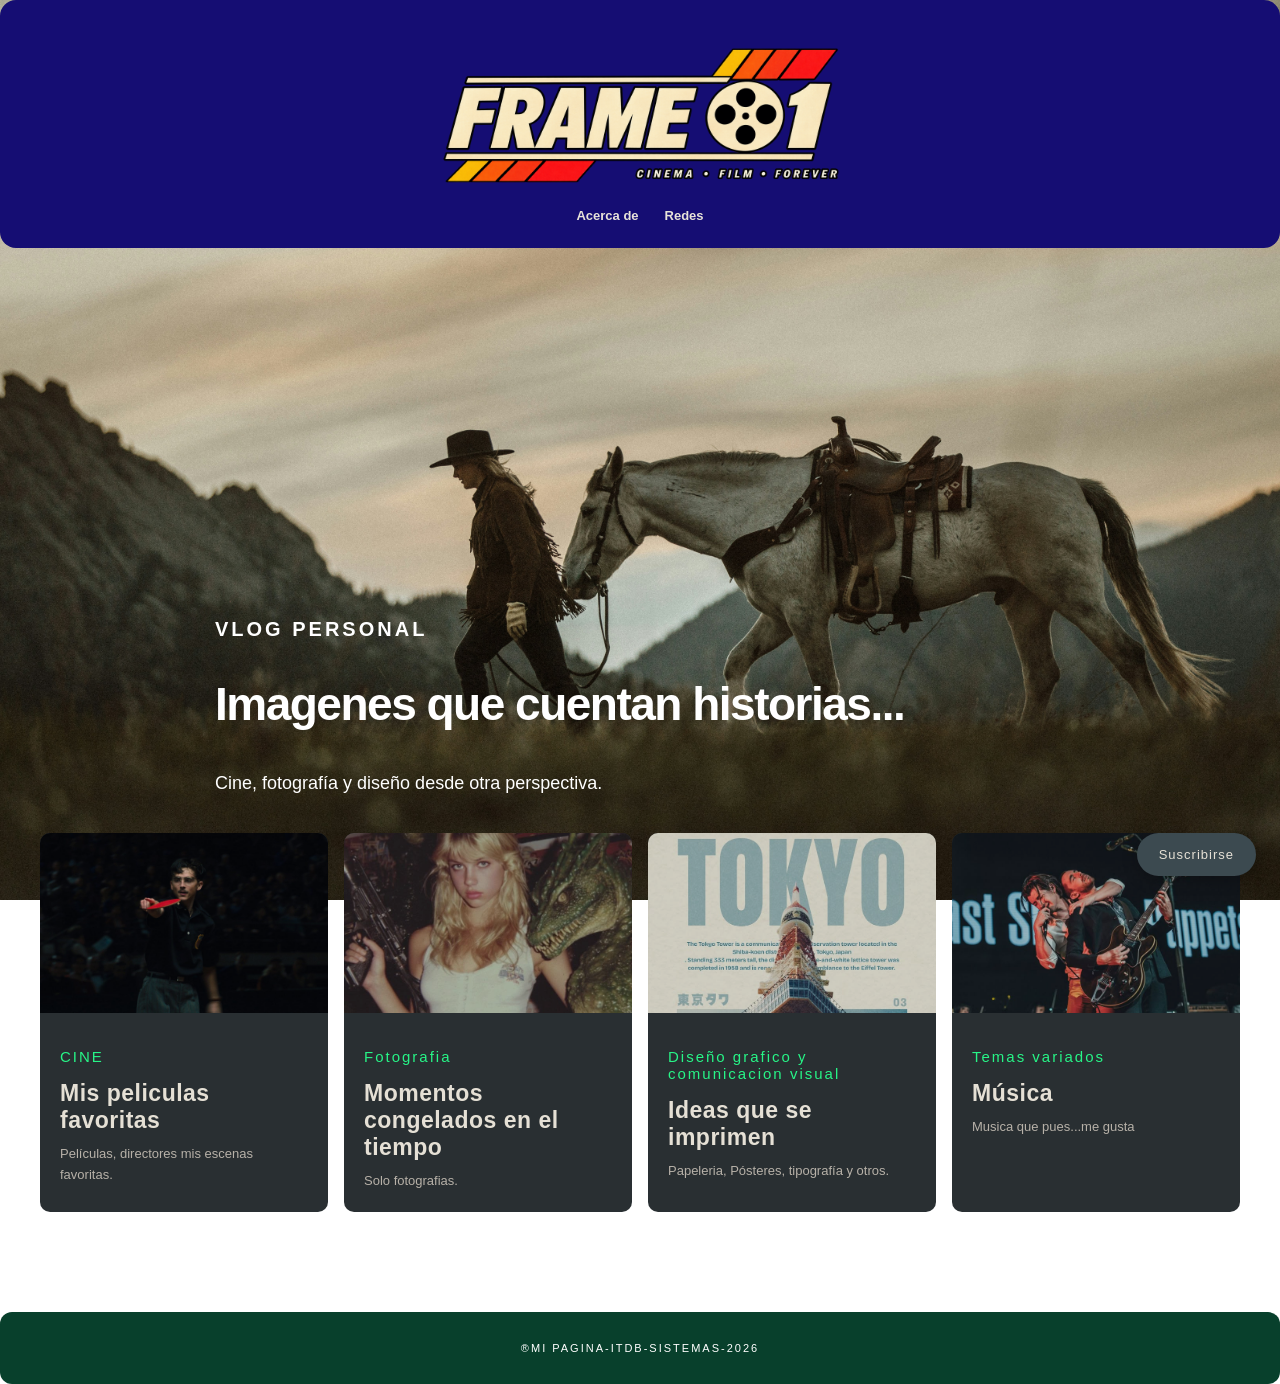
<file: index.html>
<html>
<head>
    <meta charset="UTF-8">
    <title>index</title>
    <link rel="stylesheet" href="estilos.css">
</head>
<body>

    <header class="barra">
       <h1 class="titulo">
    <img src="logo.png" alt="FRAME 01">
</h1>

        <nav class="navegacion">
            <a href="#" onclick="abrirAcerca(event)">Acerca de</a>
            <div id="ventanaAcerca" class="ventana-acerca">
    <div class="contenido-acerca">
        <h2>ACERCA DE ESTE ESPACIO</h2>

        <p>
            Este es mi pequeño espacio personal dedicado a compartir
            mis intereses, ideas y descubrimientos. Un lugar donde
            el cine, la música, la fotografía y el diseño se encuentran
            para dar forma a distintas formas de expresión.

            No pretende ser una revista ni un estudio profesional,
            sino una colección de cosas que me inspiran y proyectos
            que forman parte de mi camino creativo.
        </p>

        <button onclick="cerrarAcerca()">Cerrar</button>
    </div>
</div>

<script>
function abrirAcerca(event) {
    event.preventDefault();
    document.getElementById("ventanaAcerca").style.display = "flex";
}

function cerrarAcerca() {
    document.getElementById("ventanaAcerca").style.display = "none";
}
</script>
            <div class="desplegable">
                <a href="#">Redes</a>

                
<div class="opciones">
    <a href="https://boxd.it/6YzQh" target="_blank" rel="noopener noreferrer">Letterboxd</a>

    <a href="https://www.instagram.com/sftparanoia/" target="_blank" rel="noopener noreferrer">Instagram</a>

    <a href="https://wa.me/59175214067" target="_blank" rel="noopener noreferrer">WhatsApp</a>
</div>
    
            </div>
        </nav>
    </header>
<section class="video-cine" id="videoCine">
    <video autoplay muted loop playsinline>
        <source src="cinema.mp4" type="video/mp4">
    </video>
</section>
    <main>
        <section class="presentacion" id="acerca">
            <p class="etiqueta">VLOG PERSONAL</p>
            <h2>Imagenes que cuentan historias...</h2>
            <p class="descripcion">
                Cine, fotografía y diseño desde otra perspectiva.
            </p>
        </section>

        <section class="galeria" id="galeria">
            <a href="cine.html" class="card card-principal">
                <img class="marty" src="marty.jpg" alt="Cine">
                <div class="card-texto">
                    <p>CINE</p>
                    <h3>Mis peliculas favoritas</h3>
                    <span>Películas, directores mis escenas favoritas.</span>
                </div>
            </a>
<a href="carrusel.html" target="_blank" class="card">
    <img class="Shai" src="Shai.jpg" alt="Fotografía">
    <div class="card-texto">
        <p>Fotografia</p>
        <h3>Momentos congelados en el tiempo</h3>
        <span>Solo fotografias.</span>
    </div>
</a> 
            <a href="diseno.html" class="card">  
                <img class="Toky" src="Instagram.jpg" alt="Diseño">
                <div class="card-texto">
                    <p>Diseño grafico  y comunicacion visual</p>
                    <h3>Ideas que se imprimen</h3>
                    <span>Papeleria, Pósteres, tipografía y otros.</span>
                </div>
            </a>
            <a href="musica.html" class="card">
    <img class="Tp" src="descarga.jpg" alt="Musica que realmente aprecio">
    <div class="card-texto">
         <p>Temas variados</p>
         <h3>Música</h3>
        <span>Musica que pues...me gusta</span>
    </div>
</a>

        </section>
    </main>

    <footer>
        ®MI PAGINA-ITDB-SISTEMAS-2026
    </footer>

    <!-- Botón flotante que ahora redirige a la nueva página -->
    <a href="formulario.html" class="boton-suscribir">
        Suscribirse 
    </a>


<script>
// --- CÓDIGO NUEVO PARA EL CARRUSEL ---
let indiceActual = 0;
let intervaloCarrusel;

function mostrarGaleria() {
    // Muestra la galería quitando la clase oculto
    document.getElementById("mi-galeria").classList.remove("oculto");
    
    // Evita que se dupliquen los tiempos si hacen muchos clicks
    clearInterval(intervaloCarrusel); 
    
    // Cambia la imagen automáticamente cada 3000ms (3 segundos)
    intervaloCarrusel = setInterval(cambiarImagen, 3000);
}

function cambiarImagen() {
    const fotos = document.querySelectorAll(".foto-carrusel");
    fotos[indiceActual].classList.remove("activa");
    indiceActual = (indiceActual + 1) % fotos.length;
    fotos[indiceActual].classList.add("activa");
}


// --- CÓDIGO DEL VIDEO ---
window.addEventListener("scroll", function() {
    const video = document.getElementById("videoCine");
    const inicio = 50;
    const final = 450;

    let progreso = (window.scrollY - inicio) / (final - inicio);
    progreso = Math.max(0, Math.min(1, progreso));

    video.style.opacity = 1 - progreso;
});
</script>
</body>
</html>
</file>
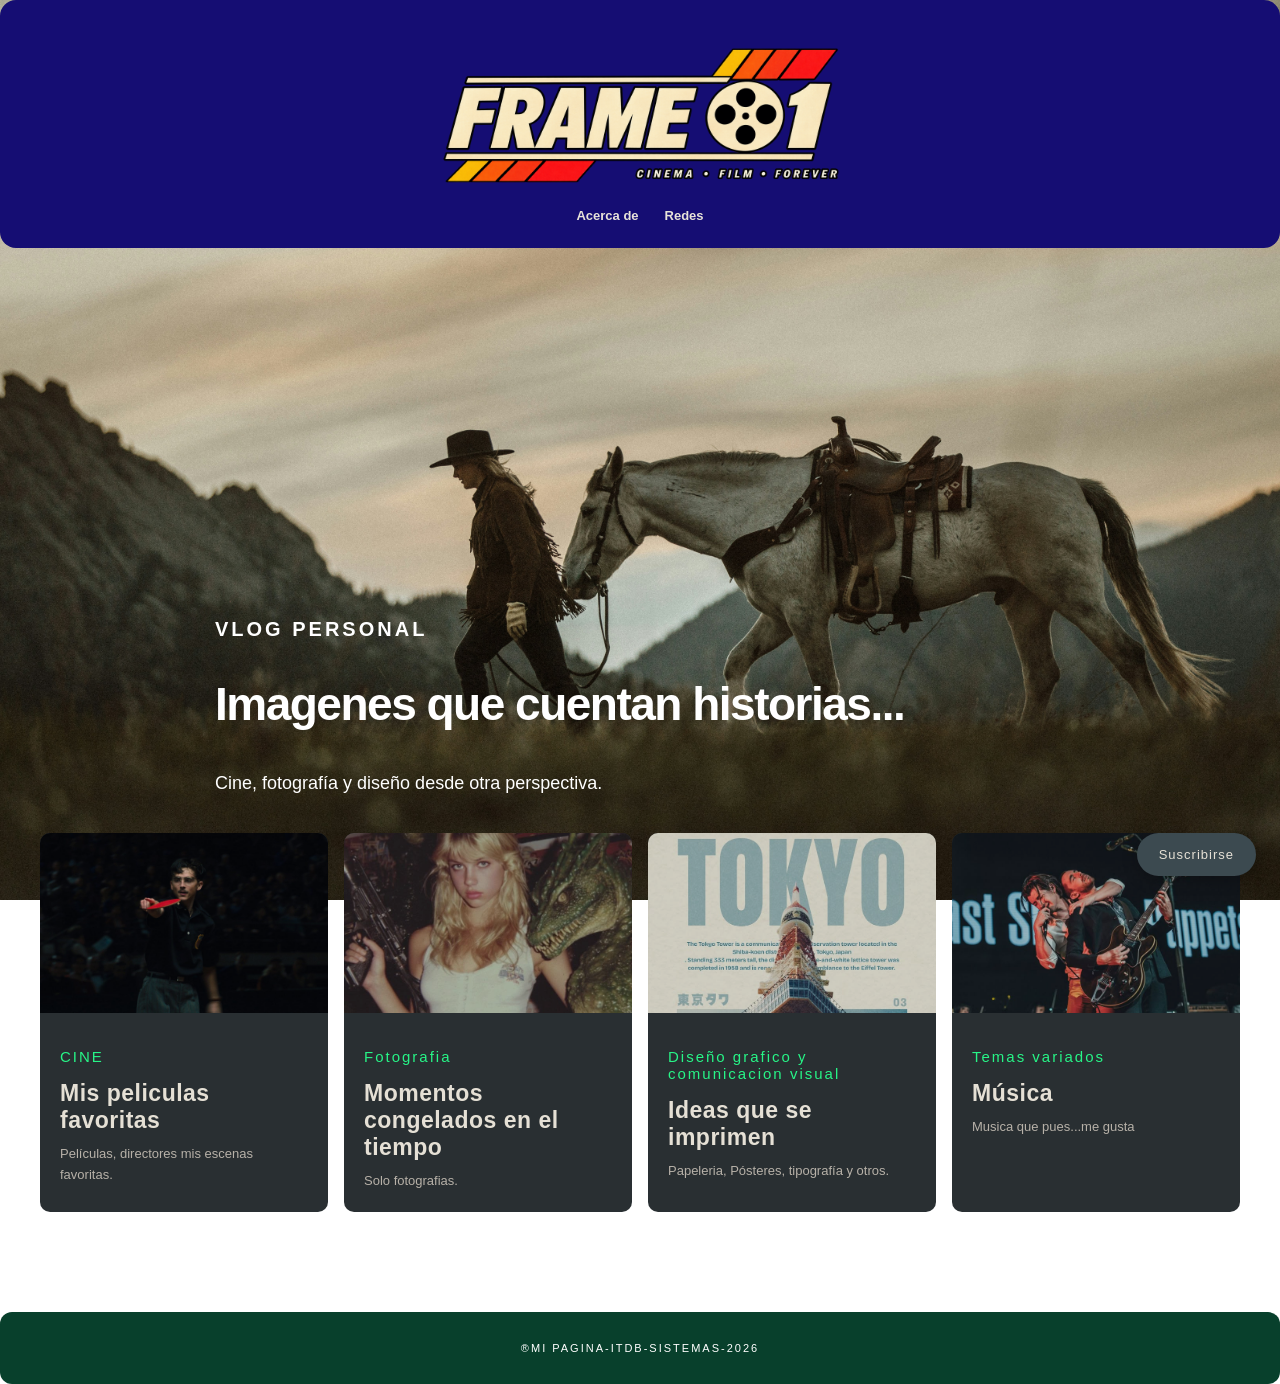
<file: FRAME-01/index.html>
<html>
<head>
    <meta charset="UTF-8">
    <title>FRAME 01</title>
    <link rel="stylesheet" href="estilos.css">
</head>
<body>

    <header class="barra">
       <h1 class="titulo">
    <img src="logo.png" alt="FRAME 01">
</h1>

        <nav class="navegacion">
            <a href="#" onclick="abrirAcerca(event)">Acerca de</a>
            <div id="ventanaAcerca" class="ventana-acerca">
    <div class="contenido-acerca">
        <h2>ACERCA DE ESTE ESPACIO</h2>

        <p>
            Este es mi pequeño espacio personal dedicado a compartir
            mis intereses, ideas y descubrimientos. Un lugar donde
            el cine, la música, la fotografía y el diseño se encuentran
            para dar forma a distintas formas de expresión.

            No pretende ser una revista ni un estudio profesional,
            sino una colección de cosas que me inspiran y proyectos
            que forman parte de mi camino creativo.
        </p>

        <button onclick="cerrarAcerca()">Cerrar</button>
    </div>
</div>

<script>
function abrirAcerca(event) {
    event.preventDefault();
    document.getElementById("ventanaAcerca").style.display = "flex";
}

function cerrarAcerca() {
    document.getElementById("ventanaAcerca").style.display = "none";
}
</script>
            <div class="desplegable">
                <a href="#">Redes</a>

                
<div class="opciones">
    <a href="https://boxd.it/6YzQh" target="_blank" rel="noopener noreferrer">Letterboxd</a>

    <a href="https://www.instagram.com/sftparanoia/" target="_blank" rel="noopener noreferrer">Instagram</a>

    <a href="https://wa.me/59175214067" target="_blank" rel="noopener noreferrer">WhatsApp</a>
</div>
    
            </div>
        </nav>
    </header>
<section class="video-cine" id="videoCine">
    <video autoplay muted loop playsinline>
        <source src="cinema.mp4" type="video/mp4">
    </video>
</section>
    <main>
        <section class="presentacion" id="acerca">
            <p class="etiqueta">VLOG PERSONAL</p>
            <h2>Imagenes que cuentan historias...</h2>
            <p class="descripcion">
                Cine, fotografía y diseño desde otra perspectiva.
            </p>
        </section>

        <section class="galeria" id="galeria">
            <a href="cine.html" class="card card-principal">
                <img class="marty" src="marty.jpg" alt="Cine">
                <div class="card-texto">
                    <p>CINE</p>
                    <h3>Mis peliculas favoritas</h3>
                    <span>Películas, directores mis escenas favoritas.</span>
                </div>
            </a>
<a href="carrusel.html" target="_blank" class="card">
    <img class="Shai" src="Shai.jpg" alt="Fotografía">
    <div class="card-texto">
        <p>Fotografia</p>
        <h3>Momentos congelados en el tiempo</h3>
        <span>Solo fotografias.</span>
    </div>
</a> 
            <a href="diseno.html" class="card">  
                <img class="Toky" src="Instagram.jpg" alt="Diseño">
                <div class="card-texto">
                    <p>Diseño grafico  y comunicacion visual</p>
                    <h3>Ideas que se imprimen</h3>
                    <span>Papeleria, Pósteres, tipografía y otros.</span>
                </div>
            </a>
            <a href="musica.html" class="card">
    <img class="Tp" src="descarga.jpg" alt="Musica que realmente aprecio">
    <div class="card-texto">
         <p>Temas variados</p>
         <h3>Música</h3>
        <span>Musica que pues...me gusta</span>
    </div>
</a>

        </section>
    </main>

    <footer>
        ®MI PAGINA-ITDB-SISTEMAS-2026
    </footer>

    <!-- Botón flotante que ahora redirige a la nueva página -->
    <a href="formulario.html" class="boton-suscribir">
        Suscribirse 
    </a>


<script>
// --- CÓDIGO NUEVO PARA EL CARRUSEL ---
let indiceActual = 0;
let intervaloCarrusel;

function mostrarGaleria() {
    // Muestra la galería quitando la clase oculto
    document.getElementById("mi-galeria").classList.remove("oculto");
    
    // Evita que se dupliquen los tiempos si hacen muchos clicks
    clearInterval(intervaloCarrusel); 
    
    // Cambia la imagen automáticamente cada 3000ms (3 segundos)
    intervaloCarrusel = setInterval(cambiarImagen, 3000);
}

function cambiarImagen() {
    const fotos = document.querySelectorAll(".foto-carrusel");
    fotos[indiceActual].classList.remove("activa");
    indiceActual = (indiceActual + 1) % fotos.length;
    fotos[indiceActual].classList.add("activa");
}


// --- CÓDIGO DEL VIDEO ---
window.addEventListener("scroll", function() {
    const video = document.getElementById("videoCine");
    const inicio = 50;
    const final = 450;

    let progreso = (window.scrollY - inicio) / (final - inicio);
    progreso = Math.max(0, Math.min(1, progreso));

    video.style.opacity = 1 - progreso;
});
</script>
</body>
</html>
</file>
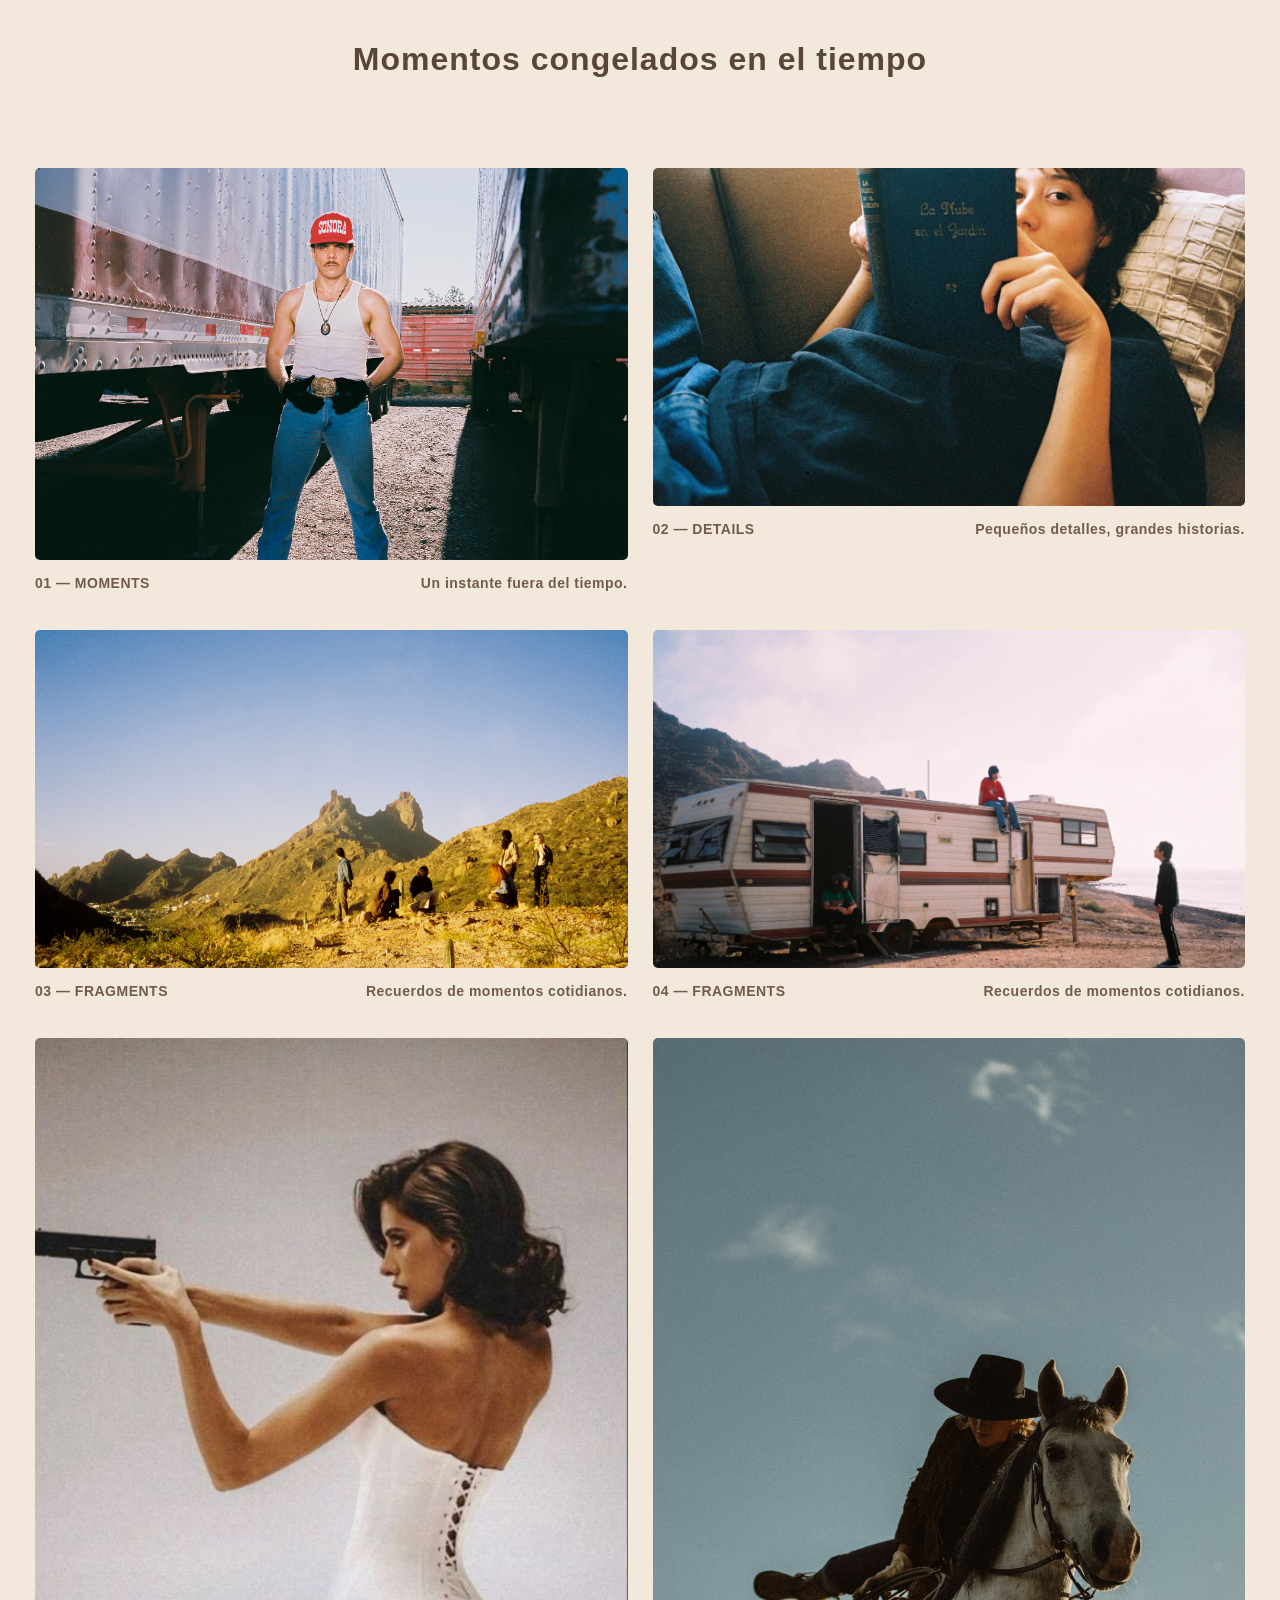
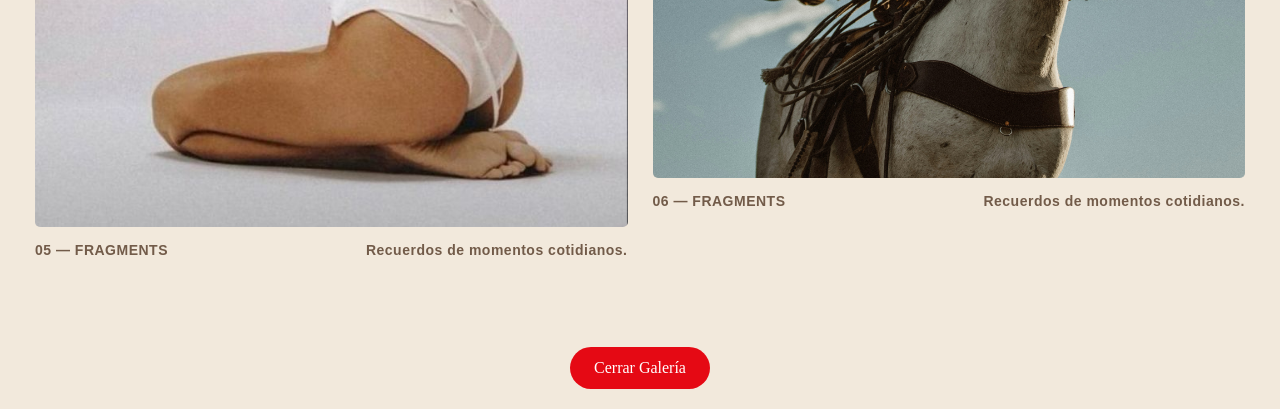
<file: carrusel.html>
<html>
<head>
   <title>Galería de Fotografía</title>
    <link rel="stylesheet" href="estilos.css">
</head>
<body class="cuerpo-galeria">

    <h1 class="14">Momentos congelados en el tiempo</h1>
    
    <div class="galeria-fotos">

    <div class="foto-item">
        <img src="gb.jpg" alt="Fotografía 1">
        <div class="pie-foto">
            <span>01 — MOMENTS</span>
            <span>Un instante fuera del tiempo.</span>
        </div>
    </div>

    <div class="foto-item">
        <img src="vm.jpg" alt="Fotografía 2">
        <div class="pie-foto">
            <span>02 — DETAILS</span>
            <span>Pequeños detalles, grandes historias.</span>
        </div>
    </div>

    <div class="foto-item">
        <img src="vu.jpg" alt="Fotografía 3">
        <div class="pie-foto">
            <span>03 — FRAGMENTS</span>
            <span>Recuerdos de momentos cotidianos.</span>
        </div>
    </div>
     <div class="foto-item">
        <img src="ni.jpg" alt="Fotografía 4">
        <div class="pie-foto">
            <span>04 — FRAGMENTS</span>
            <span>Recuerdos de momentos cotidianos.</span>
        </div>
    </div>
    <div class="foto-item">
        <img src="bombshell.jpg" alt="Fotografía 4">
        <div class="pie-foto">
            <span>05 — FRAGMENTS</span>
            <span>Recuerdos de momentos cotidianos.</span>
        </div>
    </div>
    <div class="foto-item">
        <img src="tb.jpg" alt="Fotografía 4">
        <div class="pie-foto">
            <span>06 — FRAGMENTS</span>
            <span>Recuerdos de momentos cotidianos.</span>
        </div>
    </div>
</div>
    <!-- Botón para cerrar la pestaña -->
    <button class="boton-cerrar" onclick="window.close()">Cerrar Galería</button>
</body>
</html>
</file>
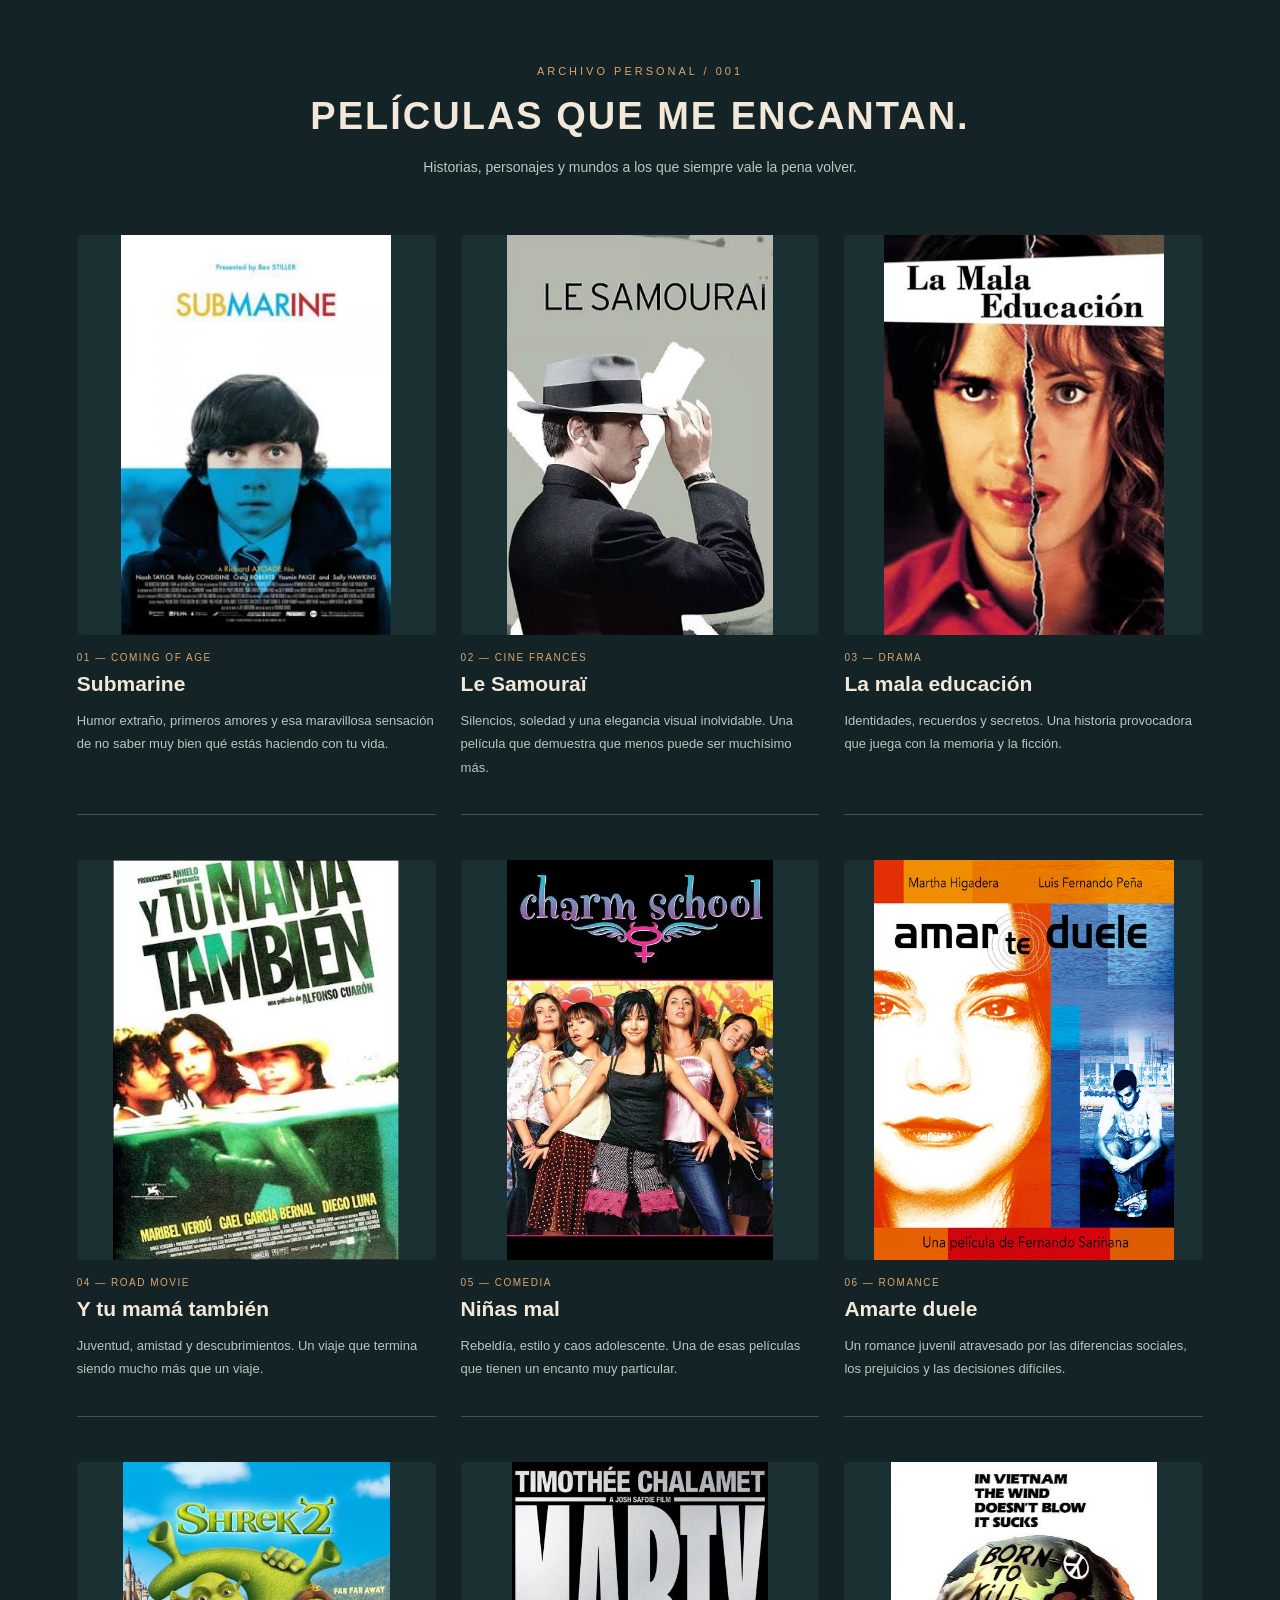
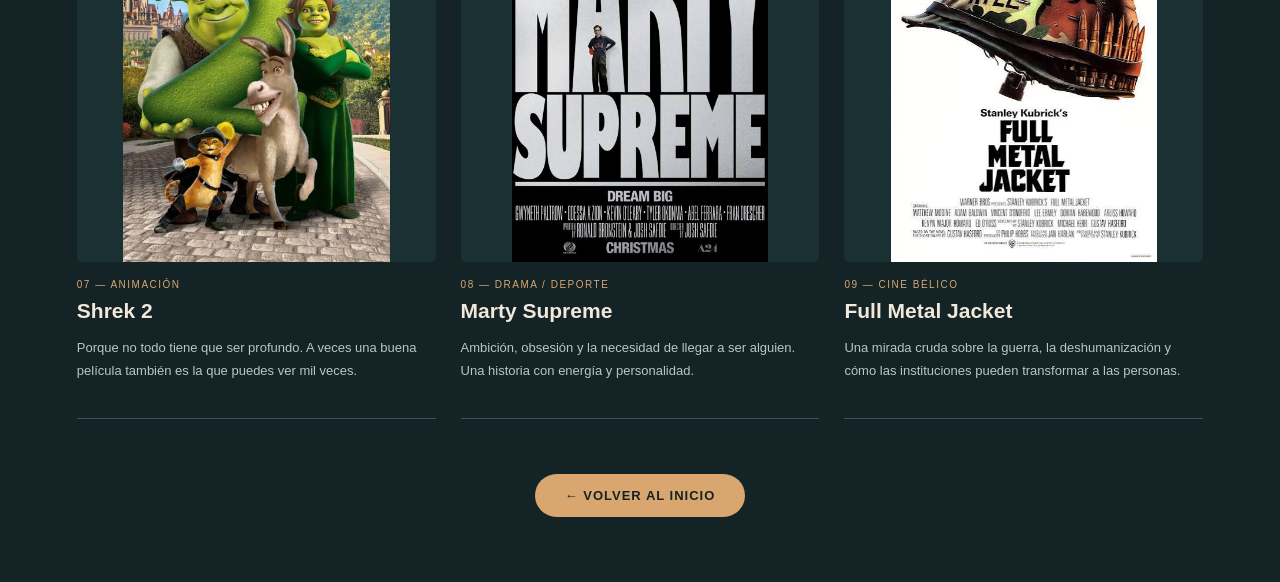
<file: cine.html>
<html>
<head>
    <meta charset="UTF-8">
    <title>Cine — FRAME 01</title>
    <link rel="stylesheet" href="estilos.css">
</head>

<body class="pagina-cine">

    <header class="cabecera-cine">
        <span>ARCHIVO PERSONAL / 001</span>
        <h1>PELÍCULAS QUE ME ENCANTAN.</h1>
        <p>Historias, personajes y mundos a los que siempre vale la pena volver.</p>
    </header>

    <main class="coleccion-cine">

        <!-- 01 SUBMARINE -->
        <div class="pelicula">
            <img src="sub.jpg" alt="Submarine">
            <span>01 — COMING OF AGE</span>
            <h2>Submarine</h2>
            <p>Humor extraño, primeros amores y esa maravillosa sensación de no saber muy bien qué estás haciendo con tu vida.</p>
        </div>

        <!-- 02 LE SAMOURAI -->
        <div class="pelicula">
            <img src="samo.jpg" alt="Le Samouraï">
            <span>02 — CINE FRANCÉS</span>
            <h2>Le Samouraï</h2>
            <p>Silencios, soledad y una elegancia visual inolvidable. Una película que demuestra que menos puede ser muchísimo más.</p>
        </div>

        <!-- 03 LA MALA EDUCACION -->
        <div class="pelicula">
            <img src="lme.jpg" alt="La mala educación">
            <span>03 — DRAMA</span>
            <h2>La mala educación</h2>
            <p>Identidades, recuerdos y secretos. Una historia provocadora que juega con la memoria y la ficción.</p>
        </div>

        <!-- 04 Y TU MAMA TAMBIEN -->
        <div class="pelicula">
            <img src="ytm.jpg" alt="Y tu mamá también">
            <span>04 — ROAD MOVIE</span>
            <h2>Y tu mamá también</h2>
            <p>Juventud, amistad y descubrimientos. Un viaje que termina siendo mucho más que un viaje.</p>
        </div>

        <!-- 05 NINAS MAL -->
        <div class="pelicula">
            <img src="nm.jpg" alt="Niñas mal">
            <span>05 — COMEDIA</span>
            <h2>Niñas mal</h2>
            <p>Rebeldía, estilo y caos adolescente. Una de esas películas que tienen un encanto muy particular.</p>
        </div>

        <!-- 06 AMARTE DUELE -->
        <div class="pelicula">
            <img src="atd.jpg" alt="Amarte duele">
            <span>06 — ROMANCE</span>
            <h2>Amarte duele</h2>
            <p>Un romance juvenil atravesado por las diferencias sociales, los prejuicios y las decisiones difíciles.</p>
        </div>

        <!-- 07 SHREK 2 -->
        <div class="pelicula">
            <img src="sh2.jpg" alt="Shrek 2">
            <span>07 — ANIMACIÓN</span>
            <h2>Shrek 2</h2>
            <p>Porque no todo tiene que ser profundo. A veces una buena película también es la que puedes ver mil veces.</p>
        </div>

        <!-- 08 MARTY SUPREME -->
        <div class="pelicula">
            <img src="ms.jpg" alt="Marty Supreme">
            <span>08 — DRAMA / DEPORTE</span>
            <h2>Marty Supreme</h2>
            <p>Ambición, obsesión y la necesidad de llegar a ser alguien. Una historia con energía y personalidad.</p>
        </div>

        <!-- 09 FULL METAL JACKET -->
        <div class="pelicula">
            <img src="fmj.jpg" alt="Full Metal Jacket">
            <span>09 — CINE BÉLICO</span>
            <h2>Full Metal Jacket</h2>
            <p>Una mirada cruda sobre la guerra, la deshumanización y cómo las instituciones pueden transformar a las personas.</p>
        </div>

    </main>

    <a href="index.html" class="volver-cine">← VOLVER AL INICIO</a>

</body>
</html>
</file>
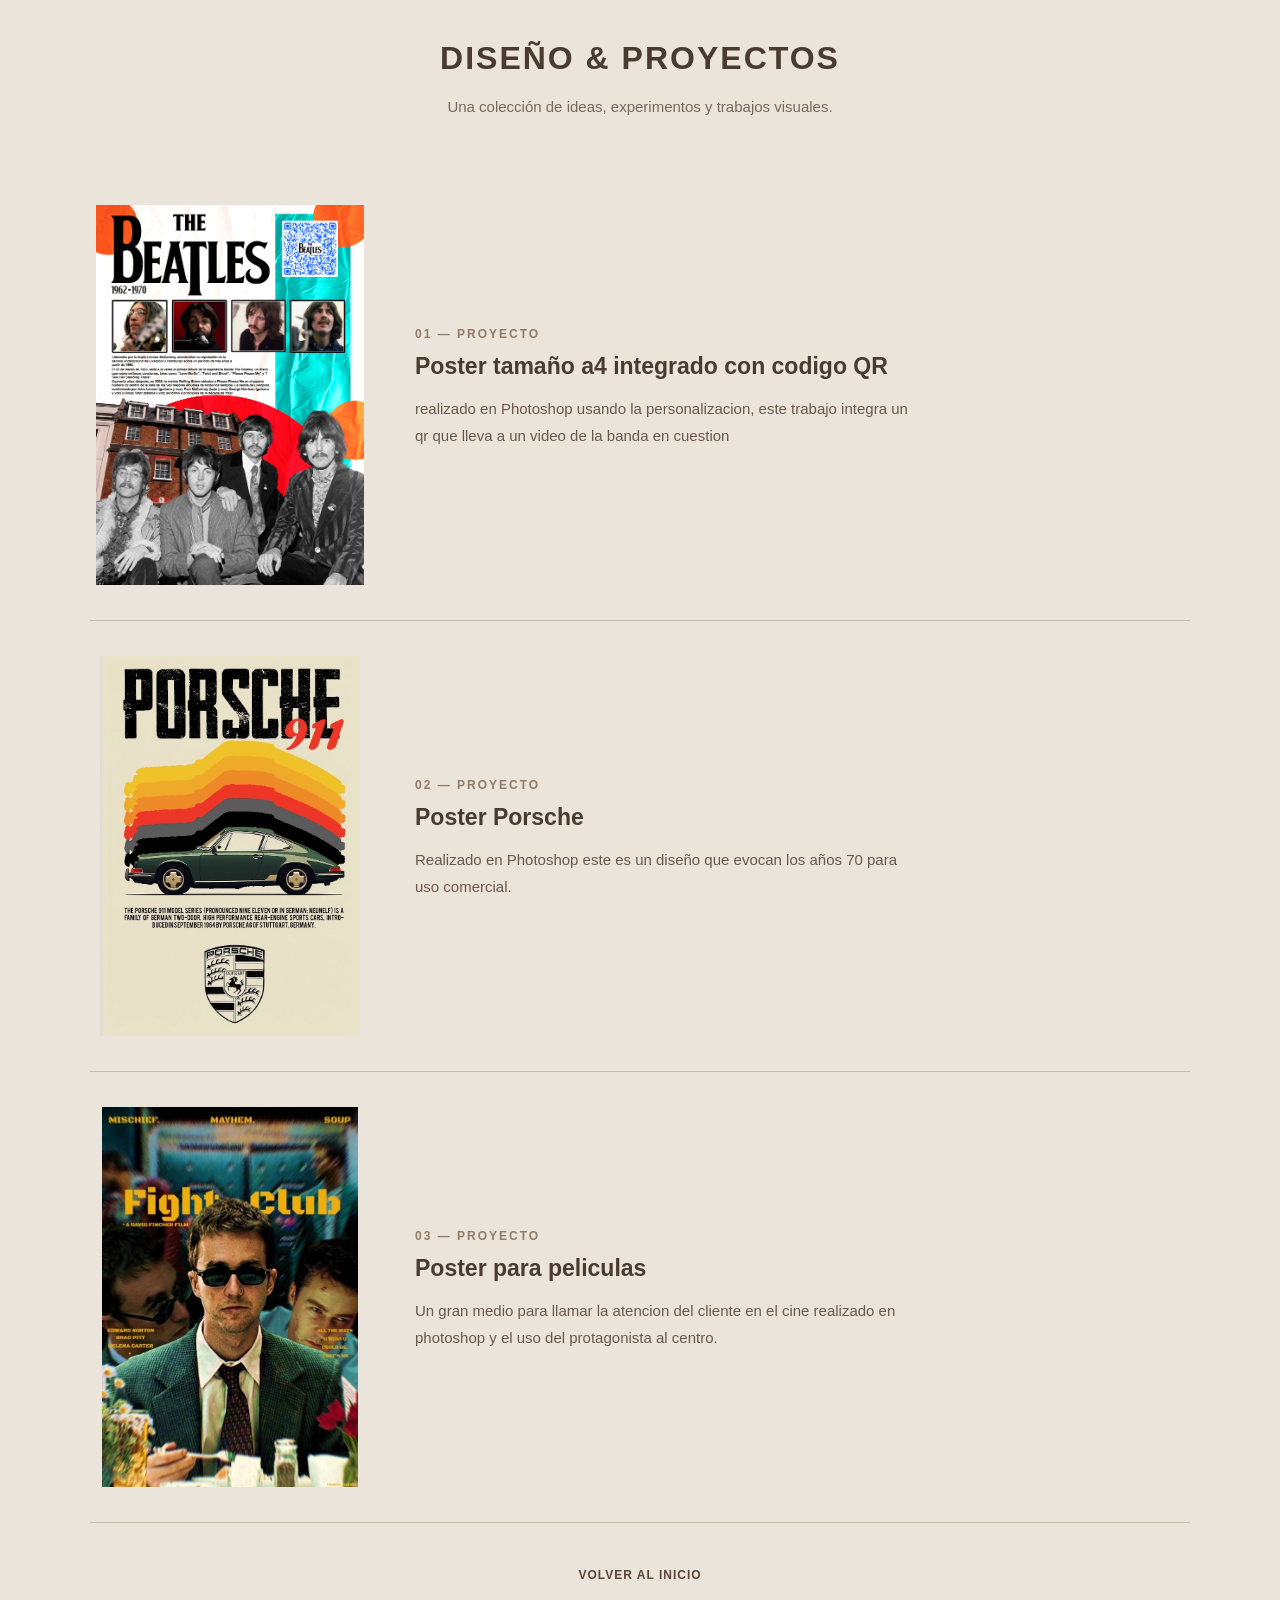
<file: diseno.html>
<html>
<head>
    <meta charset="UTF-8">
    <title>Diseño — FRAME 01</title>
    <link rel="stylesheet" href="estilos.css">
</head>

<body class="pagina-diseno">

    <h1>DISEÑO & PROYECTOS</h1>
    <p class="intro-diseno">
        Una colección de ideas, experimentos y trabajos visuales.
    </p>

    <div class="lista-proyectos">

        <div class="proyecto">
            <img src="Beatle.jpg" alt="Primer proyecto">
            <div class="descripcion-proyecto">
                <span>01 — PROYECTO</span>
                <h2>Poster tamaño a4 integrado con codigo QR</h2>
                <p>
                 realizado en Photoshop usando la personalizacion, este trabajo integra un qr que lleva a un video de la banda en cuestion 
                </p>
            </div>
        </div>

        <div class="proyecto">
            <img src="pch.jpg" alt="Segundo proyecto">
            <div class="descripcion-proyecto">
                <span>02 — PROYECTO</span>
                <h2>Poster Porsche</h2>
                <p>
                   Realizado en Photoshop este es un diseño que evocan los años 70 para uso comercial.
                </p>
            </div>
        </div>

        <div class="proyecto">
            <img src="fc.jpg" alt="Tercer proyecto">
            <div class="descripcion-proyecto">
                <span>03 — PROYECTO</span>
                <h2>Poster para peliculas</h2>
                <p>
                   Un gran medio para llamar la atencion del cliente en el cine realizado en photoshop y el uso del protagonista al centro.
                </p>
            </div>
        </div>

    </div>

    <a class="volver-diseno" href="MIPAGINA.html">
        VOLVER AL INICIO
    </a>

</body>
</html>
</file>
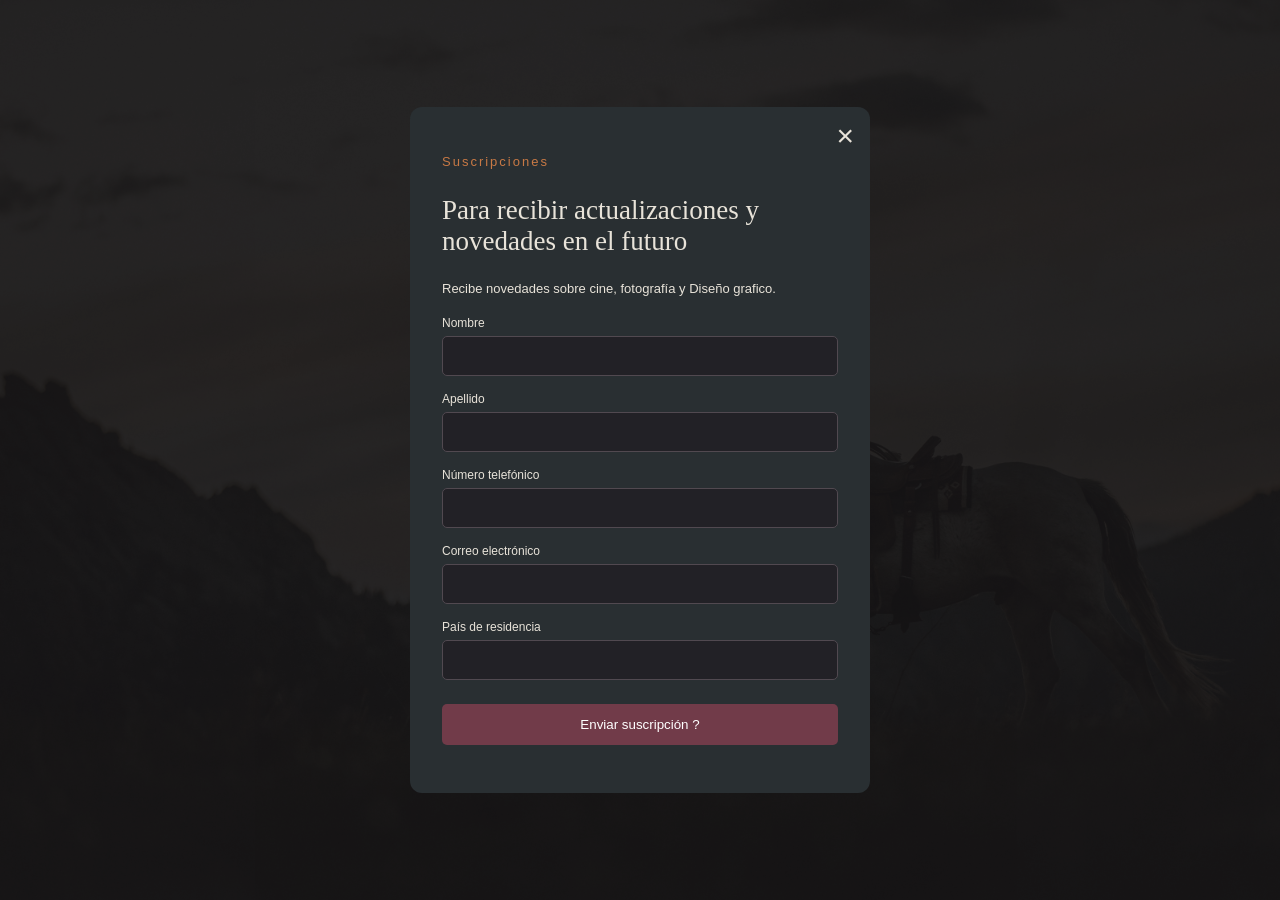
<file: formulario.html>
<html>
<head>
    <meta charset="UTF-8">
    <title>suscripcion</title>
    <link rel="stylesheet" href="estilos.css">
</head>
<body class="cuerpo-suscripcion">

    <section id="suscripcion" class="modal-suscripcion">
        <div class="formulario-contenido" id="formulario-contenido">
            <!-- Botón para regresar al inicio -->
            <a href="MIPAGINA.html" class="cerrar-formulario">×</a>

            <p class="etiqueta-formulario">Suscripciones</p>
            <h2>Para recibir actualizaciones y novedades en el futuro</h2>
            <p>Recibe novedades sobre cine, fotografía y Diseño grafico.</p>

            <form onsubmit="enviarFormulario(event)">
                <label for="nombre">Nombre</label>
                <input id="nombre" type="text">

                <label for="apellido">Apellido</label>
                <input id="apellido" type="text">

                <label for="telefono">Número telefónico</label>
                <input id="telefono" type="tel">

                <label for="correo">Correo electrónico</label>
                <input id="correo" type="email">

                <label for="pais">País de residencia</label>
                <input id="pais" type="text">

                <button type="submit" class="enviar-formulario">
                    Enviar suscripción ?
                </button>
            </form>
        </div>

        <div id="pantalla-azul" class="pantalla-azul oculto">
            <p>:(</p>
            <h2>ERROR 505</h2>
            <p>No se pudo completar la solicitud.</p>
            <p>Faltan datos. Comprueba todos los campos e inténtalo de nuevo.</p>
            <button onclick="volverFormulario()">VOLVER AL FORMULARIO</button>
        </div>
    </section>

    <script>
    function enviarFormulario(event) {
        event.preventDefault();

        const campos = ["nombre", "apellido", "telefono", "correo", "pais"];

        const vacio = campos.some(function(id) {
            return document.getElementById(id).value.trim() === "";
        });

        if (vacio) {
            document.getElementById("formulario-contenido").classList.add("oculto");
            document.getElementById("pantalla-azul").classList.remove("oculto");
        } else {
            alert("¡Suscripción enviada con éxito!");
            event.target.reset();
            window.location.href = "index.html"; 
        }
    }

    function volverFormulario() {
        document.getElementById("pantalla-azul").classList.add("oculto");
        document.getElementById("formulario-contenido").classList.remove("oculto");
    }
    </script>
</body>
</html>
</file>
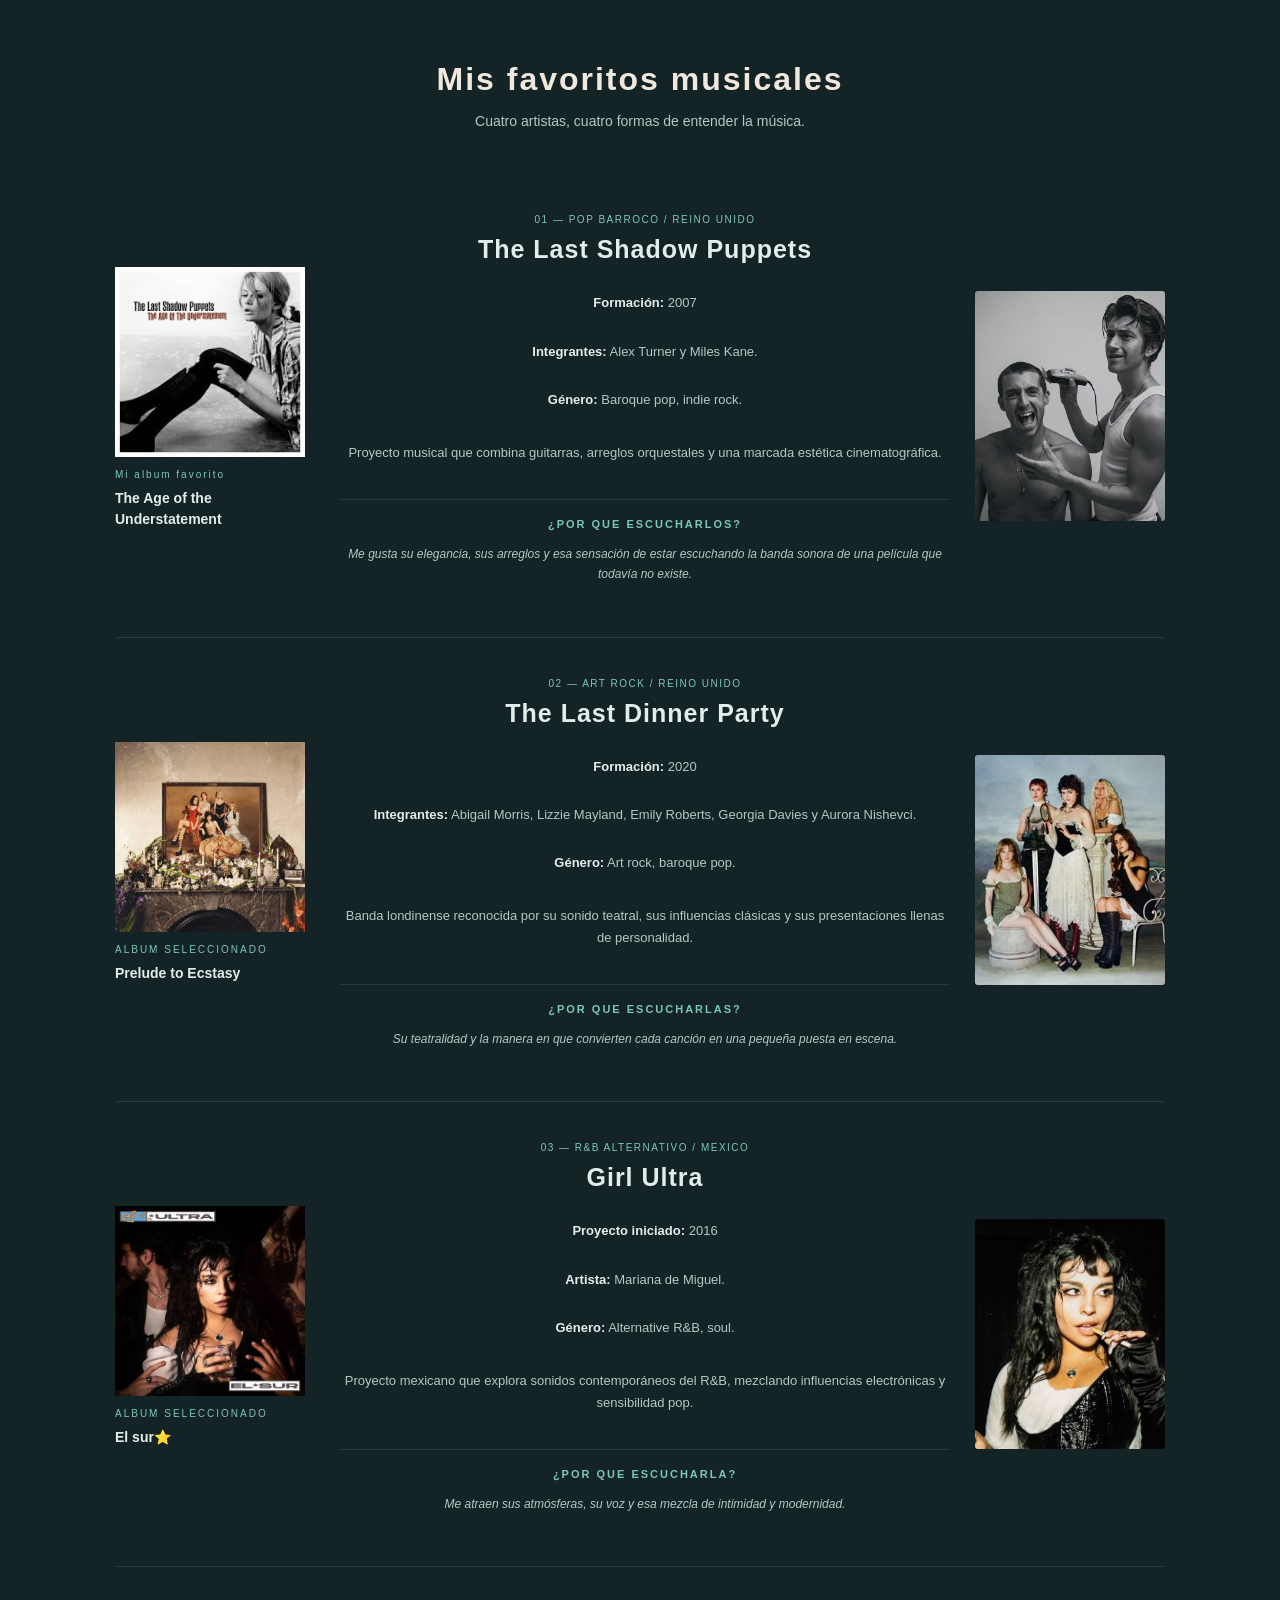
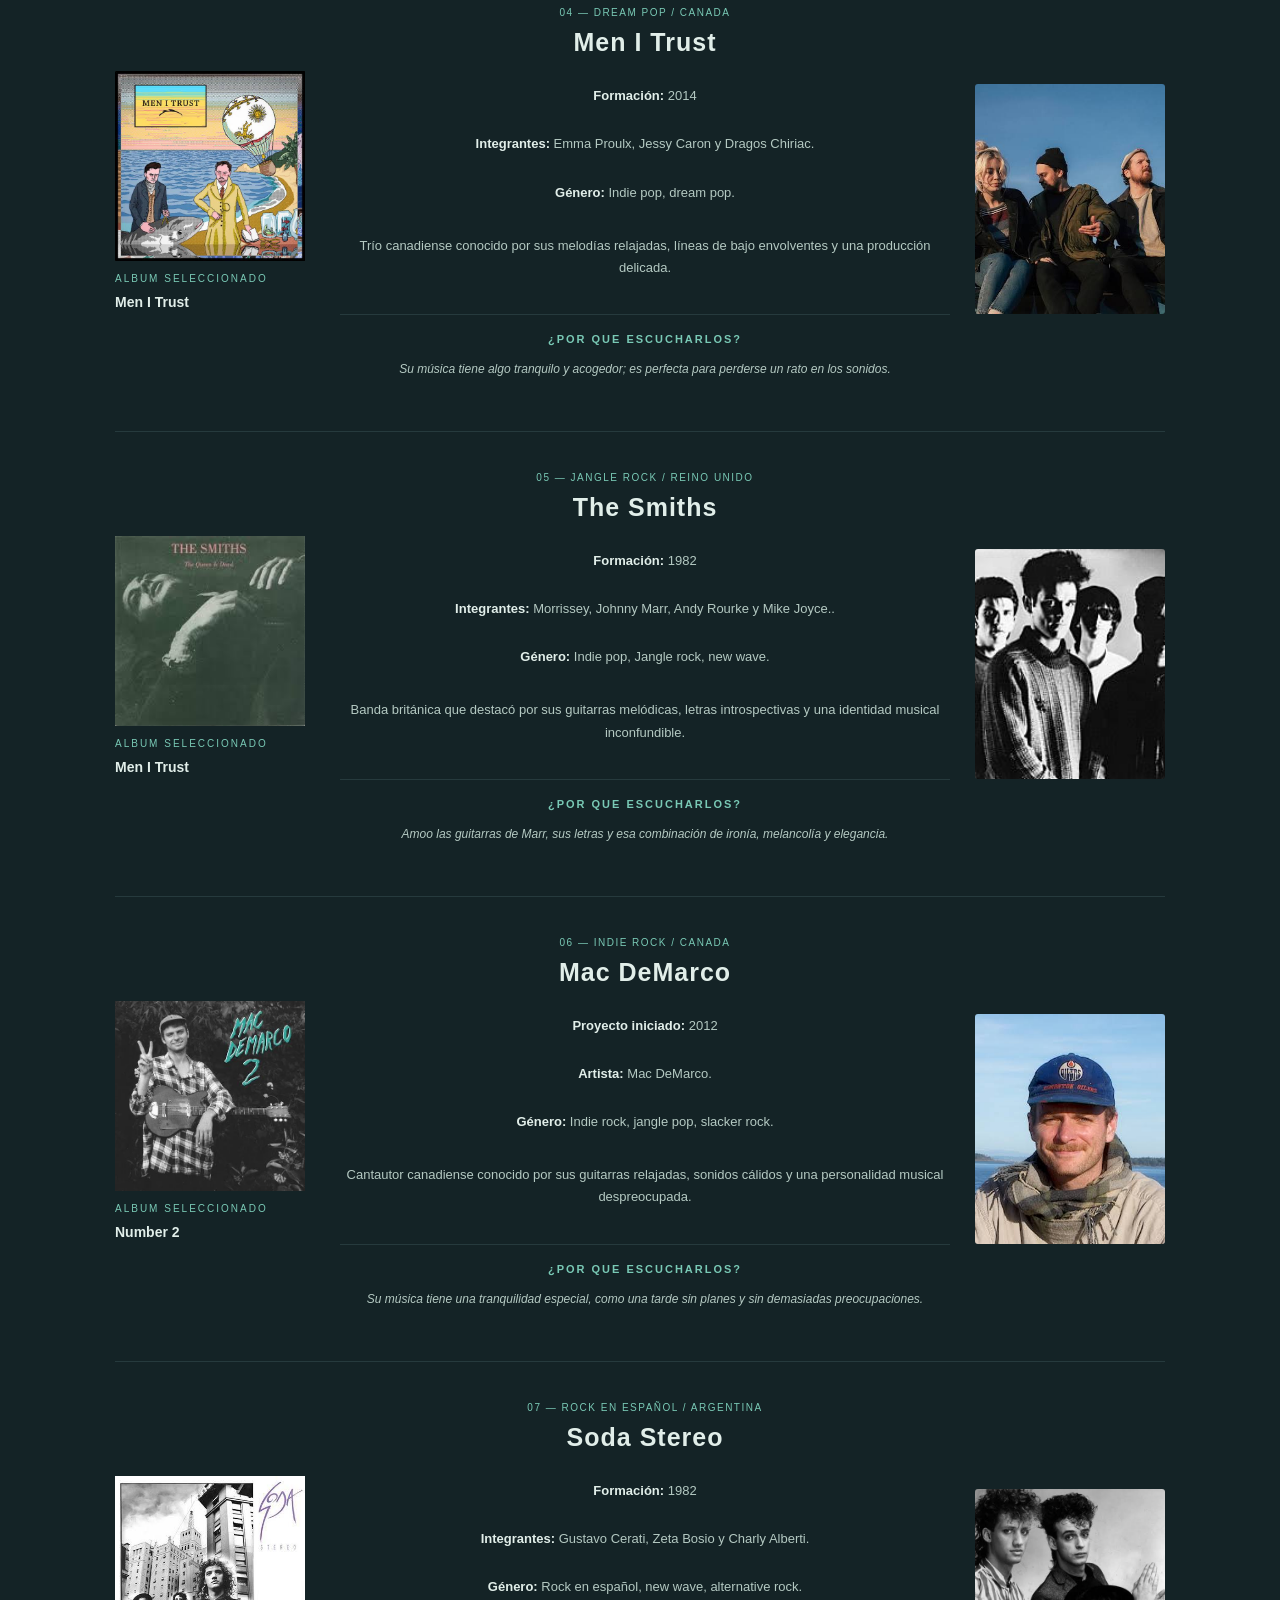
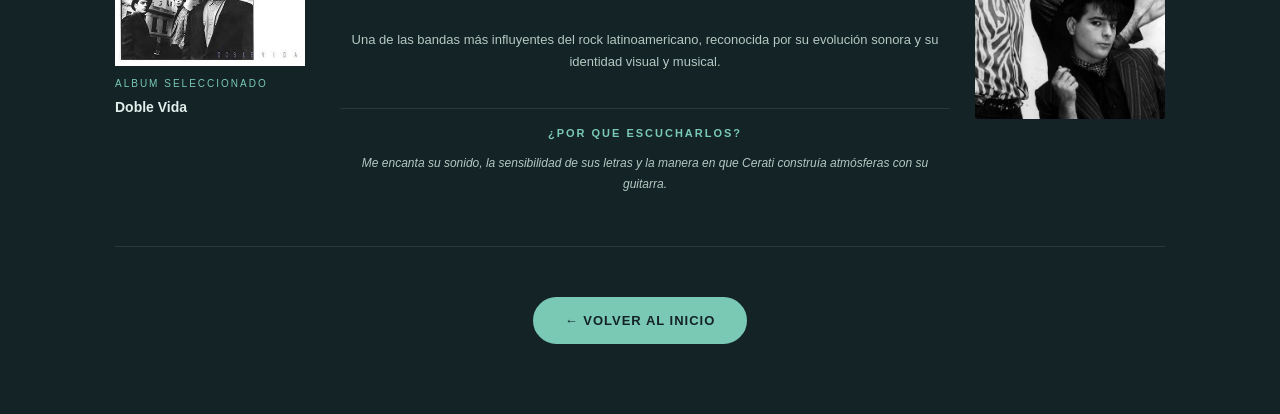
<file: musica.html>
<!DOCTYPE html>
<html>
<head>
    <meta charset="UTF-8">
    <title>Música — FRAME 01</title>
    <link rel="stylesheet" href="estilos.css">
</head>

<body class="pagina-musica">

    <h1>Mis favoritos musicales</h1>

    <p class="intro-musica">
        Cuatro artistas, cuatro formas de entender la música.
    </p>

   
<div class="lista-musical">

    <!-- 01 - THE LAST SHADOW PUPPETS -->
    <div class="ficha-musical">

        <div class="disco-musical">
            <img src="taotu.jpg" alt="The Age of the Understatement">
            <span>Mi album favorito</span>
            <h3>The Age of the Understatement</h3>
        </div>

        <div class="info-musical">

            <div class="datos-artista">
                <span>01 — POP BARROCO / REINO UNIDO</span>
                <h2>The Last Shadow Puppets</h2>

                <p><strong>Formación:</strong> 2007</p>
                <p><strong>Integrantes:</strong> Alex Turner y Miles Kane.</p>
                <p><strong>Género:</strong> Baroque pop, indie rock.</p>

                <p class="historia-artista">
                    Proyecto musical que combina guitarras,
                    arreglos orquestales y una marcada estética
                    cinematográfica.
                </p>

                <div class="why-listen">
                    <span>¿POR QUE ESCUCHARLOS?</span>
                    <p>
                        Me gusta su elegancia, sus arreglos y esa
                        sensación de estar escuchando la banda sonora
                        de una película que todavía no existe.
                    </p>
                </div>
            </div>

            <img class="foto-artista" src="am.jpg"
                 alt="The Last Shadow Puppets">

        </div>
    </div>


    <!-- 02 - THE LAST DINNER PARTY -->
    <div class="ficha-musical">

        <div class="disco-musical">
            <img src="pte.jpg" alt="Prelude to Ecstasy">
            <span>ALBUM SELECCIONADO</span>
            <h3>Prelude to Ecstasy</h3>
        </div>

        <div class="info-musical">

            <div class="datos-artista">
                <span>02 — ART ROCK / REINO UNIDO</span>
                <h2>The Last Dinner Party</h2>

                <p><strong>Formación:</strong> 2020</p>
                <p><strong>Integrantes:</strong> Abigail Morris, Lizzie Mayland, Emily Roberts, Georgia Davies y Aurora Nishevci.</p>
                <p><strong>Género:</strong> Art rock, baroque pop.</p>

                <p class="historia-artista">
                    Banda londinense reconocida por su sonido
                    teatral, sus influencias clásicas y sus
                    presentaciones llenas de personalidad.
                </p>

                <div class="why-listen">
                    <span>¿POR QUE ESCUCHARLAS?</span>
                    <p>
                        Su teatralidad y la manera en que convierten
                        cada canción en una pequeña puesta en escena.
                    </p>
                </div>
            </div>

            <img class="foto-artista" src="tldp.jpg"
                 alt="The Last Dinner Party">

        </div>
    </div>


    <!-- 03 - GIRL ULTRA -->
    <div class="ficha-musical">

        <div class="disco-musical">
            <img src="sur.jpg" alt="Álbum de Girl Ultra">
            <span>ALBUM SELECCIONADO</span>
            <h3>El sur⭐</h3>
        </div>

        <div class="info-musical">

            <div class="datos-artista">
                <span>03 — R&B ALTERNATIVO  / MEXICO</span>
                <h2>Girl Ultra</h2>

                <p><strong>Proyecto iniciado:</strong> 2016</p>
                <p><strong>Artista:</strong> Mariana de Miguel.</p>
                <p><strong>Género:</strong> Alternative R&B, soul.</p>

                <p class="historia-artista">
                    Proyecto mexicano que explora sonidos
                    contemporáneos del R&B, mezclando influencias
                    electrónicas y sensibilidad pop.
                </p>

                <div class="why-listen">
                    <span>¿POR QUE ESCUCHARLA?</span>
                    <p>
                        Me atraen sus atmósferas, su voz y esa mezcla
                        de intimidad y modernidad.
                    </p>
                </div>
            </div>

            <img class="foto-artista" src="gu.jpg"  
                 alt="Girl Ultra">

        </div>
    </div>


    <!-- 04 - MEN I TRUST -->
    <div class="ficha-musical">

        <div class="disco-musical">
            <img src="mit.jpg" alt="Untourable Album">
            <span>ALBUM SELECCIONADO</span>
            <h3>Men I Trust</h3>
        </div>

        <div class="info-musical">

            <div class="datos-artista">
                <span>04 — DREAM POP / CANADA</span>
                <h2>Men I Trust</h2>

                <p><strong>Formación:</strong> 2014</p>
                <p><strong>Integrantes:</strong> Emma Proulx, Jessy Caron y Dragos Chiriac.</p>
                <p><strong>Género:</strong> Indie pop, dream pop.</p>

                <p class="historia-artista">
                    Trío canadiense conocido por sus melodías
                    relajadas, líneas de bajo envolventes y
                    una producción delicada.
                </p>

                <div class="why-listen">
                    <span>¿POR QUE ESCUCHARLOS?</span>
                    <p>
                        Su música tiene algo tranquilo y acogedor;
                        es perfecta para perderse un rato en los sonidos.
                    </p>
                </div>
            </div>

            <img class="foto-artista" src="tim.jpg"
                 alt="Men I Trust">

        </div>
    </div>
<div class="ficha-musical">

        <div class="disco-musical">
            <img src="tqd.jpg" alt="the queen is dead">
            <span>ALBUM SELECCIONADO</span>
            <h3>Men I Trust</h3>
        </div>

        <div class="info-musical">

            <div class="datos-artista">
                <span>05 — JANGLE ROCK / REINO UNIDO</span>
                <h2>The Smiths</h2>

                <p><strong>Formación:</strong> 1982</p>
                <p><strong>Integrantes:</strong> Morrissey, Johnny Marr, Andy Rourke y Mike Joyce..</p>
                <p><strong>Género:</strong> Indie pop, Jangle rock, new wave.</p>

                <p class="historia-artista">
                    Banda británica que destacó por sus guitarras melódicas,
                letras introspectivas y una identidad musical inconfundible.
                </p>

                <div class="why-listen">
                    <span>¿POR QUE ESCUCHARLOS?</span>
                    <p>
                        Amoo las guitarras de Marr, sus letras y esa combinación de ironía, melancolía y elegancia.
                    </p>
                </div>
            </div>

            <img class="foto-artista" src="ts.jpg"
                 alt="Men I Trust">

        </div>
    </div>
    <!-- 06 - MAC DEMARCO -->
<div class="ficha-musical">

    <div class="disco-musical">
        <img src="22.jpg" alt="Salad Days">
        <span>ALBUM SELECCIONADO</span>
        <h3>Number 2</h3>
    </div>

    <div class="info-musical">
        <div class="datos-artista">
            <span>06 — INDIE ROCK / CANADA</span>
            <h2>Mac DeMarco</h2>
            <p><strong>Proyecto iniciado:</strong> 2012</p>
            <p><strong>Artista:</strong> Mac DeMarco.</p>
            <p><strong>Género:</strong> Indie rock, jangle pop, slacker rock.</p>
            <p class="historia-artista">
                Cantautor canadiense conocido por sus guitarras relajadas,
                sonidos cálidos y una personalidad musical despreocupada.
            </p>

            <div class="why-listen">
                <span>¿POR QUE ESCUCHARLOS?</span>
                <p>Su música tiene una tranquilidad especial, como una tarde sin planes y sin demasiadas preocupaciones.</p>
            </div>
        </div>

        <img class="foto-artista" src="mac.jpg" alt="Mac DeMarco">
    </div>

</div>
<!-- 07 - SODA STEREO -->
<div class="ficha-musical">

    <div class="disco-musical">
        <img src="dv.jpg" alt="Signos">
        <span>ALBUM SELECCIONADO</span>
        <h3>Doble Vida</h3>
    </div>

    <div class="info-musical">
        <div class="datos-artista">
            <span>07 — ROCK EN ESPAÑOL / ARGENTINA</span>
            <h2>Soda Stereo</h2>
            <p><strong>Formación:</strong> 1982</p>
            <p><strong>Integrantes:</strong> Gustavo Cerati, Zeta Bosio y Charly Alberti.</p>
            <p><strong>Género:</strong> Rock en español, new wave, alternative rock.</p>
            <p class="historia-artista">
                Una de las bandas más influyentes del rock latinoamericano,
                reconocida por su evolución sonora y su identidad visual y musical.
            </p>

            <div class="why-listen">
                <span>¿POR QUE ESCUCHARLOS?</span>
                <p>Me encanta su sonido, la sensibilidad de sus letras y la manera en que Cerati construía atmósferas con su guitarra.</p>
            </div>
        </div>

        <img class="foto-artista" src="soda.jpg" alt="Soda Stereo">
    </div>

</div>
</div>

<a href="index.html" class="volver-musica">
    ← VOLVER AL INICIO
</a>
</body>
</html>
</file>
<file: estilos.css>
/* =========================================
   1. ESTILOS GENERALES
========================================= */

body {
    margin: 0;
    background-image: url("ty.jpg");
    background-size: cover;
    background-position: center;
    background-attachment: fixed;
    background-repeat: no-repeat;
    font-family: Helvetica, Arial, sans-serif;
}


/* =========================================
   2. PAGINA PRINCIPAL
========================================= */

/* BARRA DE NAVEGACION */

.barra {
    background-color: #150D73;
    border-radius: 16px;
    padding: 25px 20px;
    text-align: center;
}

.titulo img {
    display: block;
    width: 420px;
    max-width: 85%;
    height: auto;
    margin: 0 auto;
}
.navegacion {
    display: flex;
    justify-content: center;
    align-items: center;
    flex-wrap: wrap;
    gap: 26px;
}

.navegacion a {
    color: #E8E3D9;
    font-size: 13px;
    text-decoration: none;
    font-family: Helvetica, Arial, sans-serif;
    font-weight: 700;
}

.navegacion a:hover {
    color: #B77A80;
}


/* MENU DESPLEGABLE */

.desplegable {
    position: relative;
}

.opciones {
    display: none;
    position: absolute;
    top: 100%;
    left: 50%;
    transform: translateX(-50%);
    min-width: 125px;
    padding-top: 10px;
    z-index: 2;
}

.opciones a {
    display: block;
    padding: 11px 14px;
    background-color: #29292D;
    text-align: left;
}

.opciones a:first-child {
    border-radius: 8px 8px 0 0;
}

.opciones a:last-child {
    border-radius: 0 0 8px 8px;
}

.opciones a:hover {
    background-color: #713B49;
    color: #FFFFFF;
}

.desplegable:hover .opciones {
    display: block;
}


/* VENTANA ACERCA DE */

.ventana-acerca {
    display: none;
    position: fixed;
    z-index: 1000;
    top: 0;
    left: 0;
    width: 100%;
    height: 100%;
    background: rgba(0, 0, 0, 0.8);
    justify-content: center;
    align-items: center;
}

.contenido-acerca {
    box-sizing: border-box;
    background: #292F32;
    color: #E5E0D5;
    width: 80%;
    max-width: 500px;
    padding: 30px;
    border: 1px solid #B5A58A;
    border-radius: 8px;
    text-align: center;
    font-family: Helvetica, Arial, sans-serif;
    line-height: 1.7;
}

.contenido-acerca h2 {
    letter-spacing: 2px;
    font-size: 20px;
}

.contenido-acerca button {
    background: #B5A58A;
    color: #1C2022;
    border: none;
    padding: 10px 25px;
    cursor: pointer;
    margin-top: 15px;
}


/* PRESENTACION */

.presentacion {
    max-width: 850px;
    margin: 45px auto 35px;
    padding: 0 15px;
}

.etiqueta {
    color: #FFFFFF;
    font-size: 20px;
    letter-spacing: 3px;
    font-family: Helvetica, Arial, sans-serif;
    font-weight: 700;
}

.presentacion h2 {
    color: #FFFFFF;
    font-family: Helvetica, Arial, sans-serif;
    font-size: clamp(28px, 4vw, 46px);
    font-weight: 800;
    line-height: 1.1;
    letter-spacing: -1.5px;
}

.descripcion {
    color: #FFFFFF;
    font-size: 18px;
    line-height: 1.7;
}


/* VIDEO PRINCIPAL */

.video-cine {
    box-sizing: border-box;
    width: 100%;
    max-width: 1200px;
    height: 300px;
    margin: 25px auto 35px;
    overflow: hidden;
    border-radius: 14px;
    opacity: 1;
    transition: opacity 0.1s linear;
}

.video-cine video {
    display: block;
    width: 100%;
    height: 100%;
    object-fit: cover;
    object-position: center;
    filter: brightness(0.85) contrast(1.08);
    border-radius: 14px;
}


/* TARJETAS PRINCIPALES */

.galeria {
    display: grid;
    grid-template-columns: repeat(4, minmax(0, 1fr));
    align-items: stretch;
    gap: 16px;
    max-width: 1200px;
    margin: 0 auto 100px;
}

.card {
    display: flex;
    flex-direction: column;
    min-width: 0;
    overflow: hidden;
    background-color: #292F32;
    border-radius: 10px;
    text-decoration: none;
    color: #E5E0D5;
    transition: transform 0.3s ease;
}

.card:hover {
    transform: translateY(-4px);
}

.galeria > .card img {
    display: block;
    width: 100%;
    height: 180px;
    object-fit: cover;
    filter: brightness(0.85);
    transition: filter 0.3s ease;
}

.card:hover img {
    filter: brightness(1);
}

.card-texto {
    flex: 1;
    padding: 20px;
}

.card-texto p {
    color: #27F587;
    font-size: 15px;
    letter-spacing: 2px;
}

.card-texto h3 {
    margin: 10px 0;
    font-family: Helvetica, Arial, sans-serif;
    font-size: 23px;
    font-weight: 800;
    letter-spacing: 0.5px;
}

.card-texto span {
    color: #B7B1A8;
    font-size: 13px;
    line-height: 1.6;
}


/* POSICION DE IMAGENES */

.marty {
    object-position: center 20%;
}

.Shai {
    object-position: center 30%;
}

.Toky {
    object-position: center 4%;
}

.Tp {
    object-position: center 10%;
}


/* PIE DE PAGINA */

footer {
    padding: 30px 10px;
    background-color: #08402C;
    color: #FFFFFF;
    font-size: 11px;
    text-align: center;
    letter-spacing: 2px;
    border-radius: 12px;
}


/* BOTON DE SUSCRIPCION */

.boton-suscribir {
    position: fixed;
    right: 24px;
    bottom: 24px;
    z-index: 100;
    padding: 14px 22px;
    border: none;
    border-radius: 30px;
    background-color: #3C4A50;
    color: #E5E0D5;
    font-family: Helvetica, Arial, sans-serif;
    font-size: 13px;
    letter-spacing: 1px;
    cursor: pointer;
    box-shadow: 0 4px 15px #00000040;
    text-decoration: none;
}

.boton-suscribir:hover {
    background-color: #B5A58A;
    color: #1C2022;
}


/* =========================================
   3. PAGINA DE SUSCRIPCION
========================================= */

body.cuerpo-suscripcion {
    min-height: 100vh;
}

.modal-suscripcion {
    position: fixed;
    inset: 0;
    z-index: 200;
    display: flex;
    align-items: center;
    justify-content: center;
    padding: 20px;
    background-color: #151416E8;
    font-family: Helvetica, Arial, sans-serif;
    overflow-y: auto;
}

.oculto {
    display: none !important;
}

.formulario-contenido {
    position: relative;
    box-sizing: border-box;
    width: 100%;
    max-width: 460px;
    padding: 32px;
    border-radius: 12px;
    background-color: #292F32;
    color: #E8E3D9;
}

.etiqueta-formulario {
    color: #C87945;
    font-size: 11px;
    letter-spacing: 2px;
}

.formulario-contenido h2 {
    font-family: Georgia, serif;
    font-size: 27px;
    font-weight: normal;
}

.formulario-contenido p {
    font-size: 13px;
    line-height: 1.6;
}

.cerrar-formulario {
    position: absolute;
    top: 12px;
    right: 16px;
    border: none;
    background: none;
    color: #E8E3D9;
    font-size: 30px;
    cursor: pointer;
    text-decoration: none;
}

.formulario-contenido label {
    display: block;
    margin-top: 16px;
    margin-bottom: 6px;
    font-size: 12px;
}

.formulario-contenido input {
    box-sizing: border-box;
    width: 100%;
    padding: 11px;
    border: 1px solid #514950;
    border-radius: 5px;
    outline: none;
    background-color: #222126;
    color: #E8E3D9;
    font-family: Helvetica, Arial, sans-serif;
    font-size: 14px;
}

.formulario-contenido input:focus {
    border-color: #C87945;
}

.enviar-formulario {
    width: 100%;
    margin-top: 24px;
    padding: 13px;
    border: none;
    border-radius: 5px;
    background-color: #713B49;
    color: white;
    font-family: Helvetica, Arial, sans-serif;
    cursor: pointer;
}

.enviar-formulario:hover {
    background-color: #C87945;
}


/* PANTALLA AZUL DE ERROR */

.pantalla-azul {
    box-sizing: border-box;
    width: 100%;
    max-width: 650px;
    padding: 40px;
    background-color: #0756A5;
    color: white;
    font-family: Consolas, monospace;
    line-height: 1.8;
}

.pantalla-azul h2 {
    font-size: 25px;
    font-weight: normal;
}

.pantalla-azul button {
    margin-top: 20px;
    padding: 12px;
    border: 1px solid white;
    background: transparent;
    color: white;
    cursor: pointer;
    font-family: Consolas, monospace;
}


/* =========================================
   4. GALERIA DE FOTOGRAFIA
========================================= */

body.cuerpo-galeria {
    box-sizing: border-box;
    min-height: 100vh;
    margin: 0;
    padding: 20px;
    display: flex;
    flex-direction: column;
    align-items: center;
    justify-content: center;
    background: #F2E9DC;
    color: #594638;
    font-family: Helvetica, Arial, sans-serif;
}

.cuerpo-galeria h1 {
    margin-bottom: 35px;
    color: #594638;
    font-family: Helvetica, Arial, sans-serif;
    font-size: 32px;
    font-weight: 800;
    letter-spacing: 1px;
    text-align: center;
}

.galeria-fotos {
    display: grid;
    grid-template-columns: repeat(2, minmax(0, 1fr));
    gap: 35px 25px;
    width: 100%;
    max-width: 1400px;
    margin: 40px auto;
    padding: 15px;
    box-sizing: border-box;
}

.foto-item {
    border-radius: 5px;
    transition: transform 0.35s ease, box-shadow 0.35s ease;
}

.foto-item img {
    display: block;
    width: 100%;
    height: auto;
    border-radius: 5px;
    transition: filter 0.35s ease;
}

.foto-item:hover {
    transform: translateY(-7px);
    box-shadow: 0 12px 28px rgba(89, 70, 56, 0.20);
}

.foto-item:hover img {
    filter: brightness(1.06) contrast(1.03);
}

.pie-foto {
    display: flex;
    justify-content: space-between;
    gap: 15px;
    margin-top: 12px;
    color: #725B49;
    font-family: Helvetica, Arial, sans-serif;
    font-size: 14px;
    font-weight: 600;
    letter-spacing: 0.5px;
    line-height: 1.6;
}


/* BOTON CERRAR GALERIA */

.boton-cerrar {
    margin-top: 30px;
    padding: 12px 24px;
    background-color: #e50914;
    color: white;
    font-family: Castellar, serif;
    border: none;
    border-radius: 25px;
    font-size: 1rem;
    cursor: pointer;
    transition: background-color 0.3s ease, transform 0.2s ease;
}

.boton-cerrar:hover {
    background-color: #b80710;
    transform: scale(1.05);
}

.boton-cerrar:active {
    transform: scale(0.98);
}


/* =========================================
   5. PAGINA DE DISEÑO
========================================= */

body.pagina-diseno {
    box-sizing: border-box;
    margin: 0;
    padding: 40px 6%;
    background: #EAE4DA;
    color: #493B32;
    font-family: Helvetica, Arial, sans-serif;
}

.pagina-diseno h1 {
    font-size: 32px;
    font-weight: 800;
    letter-spacing: 2px;
    text-align: center;
}

.intro-diseno {
    margin-bottom: 55px;
    color: #79695B;
    font-size: 15px;
    text-align: center;
}

.lista-proyectos {
    max-width: 1100px;
    margin: auto;
}

.proyecto {
    display: flex;
    align-items: center;
    gap: 45px;
    padding: 35px 0;
    border-bottom: 1px solid #C9BBAA;
}

.proyecto img {
    display: block;
    width: 280px;
    max-height: 380px;
    object-fit: contain;
    transition: transform 0.35s ease, box-shadow 0.35s ease;
}

.proyecto img:hover {
    transform: translateY(-5px);
    box-shadow: 0 12px 25px rgba(73, 59, 50, 0.20);
}

.descripcion-proyecto {
    flex: 1;
}

.descripcion-proyecto span {
    color: #947B65;
    font-size: 12px;
    letter-spacing: 2px;
    font-weight: bold;
}

.descripcion-proyecto h2 {
    margin: 12px 0;
    font-size: 23px;
    font-weight: 700;
}

.descripcion-proyecto p {
    max-width: 500px;
    color: #6B594B;
    font-size: 15px;
    line-height: 1.8;
}

.volver-diseno {
    display: block;
    width: fit-content;
    margin: 45px auto 20px;
    color: #594638;
    text-decoration: none;
    font-size: 12px;
    letter-spacing: 1px;
    font-weight: bold;
}


/* =========================================
   6. PAGINA DE MUSICA
========================================= */

body.pagina-musica {
    box-sizing: border-box;
    margin: 0;
    padding: 40px 6%;
    background: #142326;
    color: #E1EEE9;
    font-family: Helvetica, Arial, sans-serif;
}

.pagina-musica h1 {
    margin-bottom: 15px;
    color: #F0E8DC;
    font-size: 32px;
    font-weight: 800;
    letter-spacing: 2px;
    text-align: center;
}

.intro-musica {
    margin-bottom: 45px;
    color: #B4C9C2;
    font-size: 14px;
    text-align: center;
}

.lista-musical {
    width: 100%;
    max-width: 1050px;
    margin: 0 auto;
}


/* FICHA DE CADA ARTISTA */

.ficha-musical {
    display: grid;
    grid-template-columns: 190px minmax(0, 1fr);
    align-items: center;
    gap: 35px;
    padding: 40px 0;
    border-bottom: 1px solid #263A3D;
}


/* PORTADA DEL ALBUM */

.disco-musical {
    width: 190px;
}

.disco-musical img {
    display: block;
    width: 190px;
    height: 190px;
    object-fit: cover;
    transition: transform 0.35s ease, box-shadow 0.35s ease;
}

.disco-musical img:hover {
    transform: translateY(-5px);
    box-shadow: 0 10px 25px rgba(121, 201, 181, 0.25);
}

.disco-musical span {
    display: block;
    margin-top: 12px;
    color: #79C9B5;
    font-size: 10px;
    letter-spacing: 2px;
}

.disco-musical h3 {
    margin-top: 8px;
    color: #E1EEE9;
    font-size: 14px;
    line-height: 1.5;
}


/* INFORMACION Y FOTO */

.info-musical {
    display: grid;
    grid-template-columns: minmax(0, 1fr) 190px;
    align-items: center;
    gap: 25px;
    min-width: 0;
}

.datos-artista {
    display: flex;
    flex-direction: column;
    align-items: center;
    text-align: center;
}

.datos-artista > span {
    color: #79C9B5;
    font-size: 10px;
    letter-spacing: 1.5px;
}

.datos-artista h2 {
    margin: 10px 0 15px;
    color: #E1EEE9;
    font-size: 25px;
    font-weight: 800;
    letter-spacing: 1px;
}

.datos-artista p {
    color: #B4C9C2;
    font-size: 13px;
    line-height: 1.7;
    text-align: center;
}

.datos-artista strong {
    color: #E1EEE9;
}

.historia-artista {
    margin-top: 18px;
}


/* FOTOGRAFIA DEL ARTISTA */

.info-musical > .foto-artista {
    display: block;
    width: 190px;
    height: 230px;
    object-fit: cover;
    border-radius: 3px;
    transition: transform 0.35s ease, box-shadow 0.35s ease;
}

.info-musical > .foto-artista:hover {
    transform: translateY(-5px);
    box-shadow: 0 10px 25px rgba(121, 201, 181, 0.20);
}


/* ¿POR QUE ESCUCHARLOS? */

.why-listen {
    width: 100%;
    margin-top: 22px;
    padding-top: 14px;
    border-top: 1px solid #263A3D;
}

.why-listen span {
    color: #79C9B5;
    font-size: 11px;
    font-weight: bold;
    letter-spacing: 2px;
}

.why-listen p {
    color: #B4C9C2;
    font-size: 12px;
    line-height: 1.7;
    font-style: italic;
}


/* BOTON VOLVER */

.volver-musica {
    display: block;
    width: fit-content;
    margin: 50px auto 30px;
    padding: 14px 30px;
    background: #79C9B5;
    color: #142326;
    border: 2px solid #79C9B5;
    border-radius: 30px;
    text-decoration: none;
    font-size: 13px;
    font-weight: bold;
    letter-spacing: 1px;
    transition: 0.3s;
}

.volver-musica:hover {
    background: #65B9E8;
    border-color: #65B9E8;
    color: #142326;
    transform: translateY(-4px);
    box-shadow: 0 6px 18px rgba(101, 185, 232, 0.3);
}


/* =========================================
   7. PAGINA DE CINE
========================================= */

body.pagina-cine {
    box-sizing: border-box;
    margin: 0;
    padding: 40px 6%;
    background: #142326;
    color: #F1E8D9;
    font-family: Helvetica, Arial, sans-serif;
}


/* CABECERA */

.cabecera-cine {
    margin: 25px auto 55px;
    text-align: center;
}

.cabecera-cine span {
    color: #D9A66F;
    font-size: 11px;
    letter-spacing: 3px;
}

.cabecera-cine h1 {
    margin: 18px 0;
    font-size: 38px;
    font-weight: 900;
    letter-spacing: 2px;
}

.cabecera-cine p {
    color: #B4C9C2;
    font-size: 14px;
    line-height: 1.7;
}


/* COLECCION DE PELICULAS */

.coleccion-cine {
    display: grid;
    grid-template-columns: repeat(3, minmax(0, 1fr));
    gap: 45px 25px;
    max-width: 1150px;
    margin: auto;
}


/* TARJETAS DE PELICULAS */

.pelicula {
    min-width: 0;
    padding-bottom: 22px;
    border-bottom: 1px solid #405256;
    transition: transform 0.3s ease;
}

.pelicula:hover {
    transform: translateY(-7px);
}

.pelicula img {
    display: block;
    width: 100%;
    height: 400px;
    object-fit: contain;
    object-position: center;
    border-radius: 5px;
    background: #1B3033;
    transition: transform 0.3s ease, filter 0.3s ease;
}

.pelicula:hover img {
    filter: brightness(1.12);
}

.pelicula span {
    display: block;
    margin-top: 17px;
    color: #D9A66F;
    font-size: 10px;
    letter-spacing: 1.5px;
}

.pelicula h2 {
    margin: 9px 0;
    color: #F1E8D9;
    font-size: 21px;
}

.pelicula p {
    color: #B4C9C2;
    font-size: 13px;
    line-height: 1.8;
}


/* BOTON VOLVER */

.volver-cine {
    display: block;
    width: fit-content;
    margin: 55px auto 25px;
    padding: 14px 30px;
    background: #D9A66F;
    color: #142326;
    border-radius: 30px;
    text-decoration: none;
    font-size: 13px;
    font-weight: bold;
    letter-spacing: 1px;
    transition: 0.3s;
}

.volver-cine:hover {
    background: #79C9B5;
    transform: translateY(-4px);
    box-shadow: 0 7px 20px rgba(121, 201, 181, 0.2);
}


/* =========================================
   8. ADAPTACION PARA TABLETS
========================================= */

@media (max-width: 800px) {

    /* MUSICA */

    .ficha-musical {
        grid-template-columns: 1fr;
        justify-items: center;
        gap: 30px;
    }

    .info-musical {
        grid-template-columns: 1fr;
        justify-items: center;
        gap: 25px;
    }

    .datos-artista {
        max-width: 450px;
    }

    .info-musical > .foto-artista {
        width: 190px;
        height: 230px;
    }

    /* CINE */

    .coleccion-cine {
        grid-template-columns: repeat(2, minmax(0, 1fr));
    }

    .pelicula img {
        height: 300px;
    }
}


/* =========================================
   9. ADAPTACION PARA CELULARES
========================================= */

@media (max-width: 650px) {

    /* DISEÑO */

    .proyecto {
        flex-direction: column;
        align-items: flex-start;
        gap: 20px;
    }

    .proyecto img {
        width: 100%;
        max-width: 320px;
        margin: auto;
    }
}


@media (max-width: 600px) {

    /* PAGINA PRINCIPAL */

    .barra {
        padding: 20px 12px;
    }

    .titulo {
        font-size: 30px;
    }

    .navegacion {
        gap: 16px;
    }

    .video-cine {
        height: 190px;
        margin: 20px auto 30px;
    }

    .galeria {
        grid-template-columns: 1fr;
        gap: 18px;
        margin-bottom: 80px;
    }

    .galeria > .card img {
        height: 200px;
    }

    .presentacion {
        margin-top: 45px;
    }

    .boton-suscribir {
        right: 14px;
        bottom: 14px;
    }


    /* FORMULARIO */

    .formulario-contenido {
        padding: 25px 20px;
    }

    .pantalla-azul {
        padding: 25px;
    }


    /* GALERIA DE FOTOGRAFIA */

    .galeria-fotos {
        grid-template-columns: 1fr;
        gap: 30px;
    }

    .pie-foto {
        flex-direction: column;
    }


    /* CINE */

    .coleccion-cine {
        grid-template-columns: 1fr;
    }

    .pelicula img {
        height: 400px;
    }

    .cabecera-cine h1 {
        font-size: 28px;
    }
}
</file>
<file: FRAME-01/estilos.css>
/* =========================================
   1. ESTILOS GENERALES
========================================= */

body {
    margin: 0;
    background-image: url("ty.jpg");
    background-size: cover;
    background-position: center;
    background-attachment: fixed;
    background-repeat: no-repeat;
    font-family: Helvetica, Arial, sans-serif;
}


/* =========================================
   2. PAGINA PRINCIPAL
========================================= */

/* BARRA DE NAVEGACION */

.barra {
    background-color: #150D73;
    border-radius: 16px;
    padding: 25px 20px;
    text-align: center;
}

.titulo img {
    display: block;
    width: 420px;
    max-width: 85%;
    height: auto;
    margin: 0 auto;
}
.navegacion {
    display: flex;
    justify-content: center;
    align-items: center;
    flex-wrap: wrap;
    gap: 26px;
}

.navegacion a {
    color: #E8E3D9;
    font-size: 13px;
    text-decoration: none;
    font-family: Helvetica, Arial, sans-serif;
    font-weight: 700;
}

.navegacion a:hover {
    color: #B77A80;
}


/* MENU DESPLEGABLE */

.desplegable {
    position: relative;
}

.opciones {
    display: none;
    position: absolute;
    top: 100%;
    left: 50%;
    transform: translateX(-50%);
    min-width: 125px;
    padding-top: 10px;
    z-index: 2;
}

.opciones a {
    display: block;
    padding: 11px 14px;
    background-color: #29292D;
    text-align: left;
}

.opciones a:first-child {
    border-radius: 8px 8px 0 0;
}

.opciones a:last-child {
    border-radius: 0 0 8px 8px;
}

.opciones a:hover {
    background-color: #713B49;
    color: #FFFFFF;
}

.desplegable:hover .opciones {
    display: block;
}


/* VENTANA ACERCA DE */

.ventana-acerca {
    display: none;
    position: fixed;
    z-index: 1000;
    top: 0;
    left: 0;
    width: 100%;
    height: 100%;
    background: rgba(0, 0, 0, 0.8);
    justify-content: center;
    align-items: center;
}

.contenido-acerca {
    box-sizing: border-box;
    background: #292F32;
    color: #E5E0D5;
    width: 80%;
    max-width: 500px;
    padding: 30px;
    border: 1px solid #B5A58A;
    border-radius: 8px;
    text-align: center;
    font-family: Helvetica, Arial, sans-serif;
    line-height: 1.7;
}

.contenido-acerca h2 {
    letter-spacing: 2px;
    font-size: 20px;
}

.contenido-acerca button {
    background: #B5A58A;
    color: #1C2022;
    border: none;
    padding: 10px 25px;
    cursor: pointer;
    margin-top: 15px;
}


/* PRESENTACION */

.presentacion {
    max-width: 850px;
    margin: 45px auto 35px;
    padding: 0 15px;
}

.etiqueta {
    color: #FFFFFF;
    font-size: 20px;
    letter-spacing: 3px;
    font-family: Helvetica, Arial, sans-serif;
    font-weight: 700;
}

.presentacion h2 {
    color: #FFFFFF;
    font-family: Helvetica, Arial, sans-serif;
    font-size: clamp(28px, 4vw, 46px);
    font-weight: 800;
    line-height: 1.1;
    letter-spacing: -1.5px;
}

.descripcion {
    color: #FFFFFF;
    font-size: 18px;
    line-height: 1.7;
}


/* VIDEO PRINCIPAL */

.video-cine {
    box-sizing: border-box;
    width: 100%;
    max-width: 1200px;
    height: 300px;
    margin: 25px auto 35px;
    overflow: hidden;
    border-radius: 14px;
    opacity: 1;
    transition: opacity 0.1s linear;
}

.video-cine video {
    display: block;
    width: 100%;
    height: 100%;
    object-fit: cover;
    object-position: center;
    filter: brightness(0.85) contrast(1.08);
    border-radius: 14px;
}


/* TARJETAS PRINCIPALES */

.galeria {
    display: grid;
    grid-template-columns: repeat(4, minmax(0, 1fr));
    align-items: stretch;
    gap: 16px;
    max-width: 1200px;
    margin: 0 auto 100px;
}

.card {
    display: flex;
    flex-direction: column;
    min-width: 0;
    overflow: hidden;
    background-color: #292F32;
    border-radius: 10px;
    text-decoration: none;
    color: #E5E0D5;
    transition: transform 0.3s ease;
}

.card:hover {
    transform: translateY(-4px);
}

.galeria > .card img {
    display: block;
    width: 100%;
    height: 180px;
    object-fit: cover;
    filter: brightness(0.85);
    transition: filter 0.3s ease;
}

.card:hover img {
    filter: brightness(1);
}

.card-texto {
    flex: 1;
    padding: 20px;
}

.card-texto p {
    color: #27F587;
    font-size: 15px;
    letter-spacing: 2px;
}

.card-texto h3 {
    margin: 10px 0;
    font-family: Helvetica, Arial, sans-serif;
    font-size: 23px;
    font-weight: 800;
    letter-spacing: 0.5px;
}

.card-texto span {
    color: #B7B1A8;
    font-size: 13px;
    line-height: 1.6;
}


/* POSICION DE IMAGENES */

.marty {
    object-position: center 20%;
}

.Shai {
    object-position: center 30%;
}

.Toky {
    object-position: center 4%;
}

.Tp {
    object-position: center 10%;
}


/* PIE DE PAGINA */

footer {
    padding: 30px 10px;
    background-color: #08402C;
    color: #FFFFFF;
    font-size: 11px;
    text-align: center;
    letter-spacing: 2px;
    border-radius: 12px;
}


/* BOTON DE SUSCRIPCION */

.boton-suscribir {
    position: fixed;
    right: 24px;
    bottom: 24px;
    z-index: 100;
    padding: 14px 22px;
    border: none;
    border-radius: 30px;
    background-color: #3C4A50;
    color: #E5E0D5;
    font-family: Helvetica, Arial, sans-serif;
    font-size: 13px;
    letter-spacing: 1px;
    cursor: pointer;
    box-shadow: 0 4px 15px #00000040;
    text-decoration: none;
}

.boton-suscribir:hover {
    background-color: #B5A58A;
    color: #1C2022;
}


/* =========================================
   3. PAGINA DE SUSCRIPCION
========================================= */

body.cuerpo-suscripcion {
    min-height: 100vh;
}

.modal-suscripcion {
    position: fixed;
    inset: 0;
    z-index: 200;
    display: flex;
    align-items: center;
    justify-content: center;
    padding: 20px;
    background-color: #151416E8;
    font-family: Helvetica, Arial, sans-serif;
    overflow-y: auto;
}

.oculto {
    display: none !important;
}

.formulario-contenido {
    position: relative;
    box-sizing: border-box;
    width: 100%;
    max-width: 460px;
    padding: 32px;
    border-radius: 12px;
    background-color: #292F32;
    color: #E8E3D9;
}

.etiqueta-formulario {
    color: #C87945;
    font-size: 11px;
    letter-spacing: 2px;
}

.formulario-contenido h2 {
    font-family: Georgia, serif;
    font-size: 27px;
    font-weight: normal;
}

.formulario-contenido p {
    font-size: 13px;
    line-height: 1.6;
}

.cerrar-formulario {
    position: absolute;
    top: 12px;
    right: 16px;
    border: none;
    background: none;
    color: #E8E3D9;
    font-size: 30px;
    cursor: pointer;
    text-decoration: none;
}

.formulario-contenido label {
    display: block;
    margin-top: 16px;
    margin-bottom: 6px;
    font-size: 12px;
}

.formulario-contenido input {
    box-sizing: border-box;
    width: 100%;
    padding: 11px;
    border: 1px solid #514950;
    border-radius: 5px;
    outline: none;
    background-color: #222126;
    color: #E8E3D9;
    font-family: Helvetica, Arial, sans-serif;
    font-size: 14px;
}

.formulario-contenido input:focus {
    border-color: #C87945;
}

.enviar-formulario {
    width: 100%;
    margin-top: 24px;
    padding: 13px;
    border: none;
    border-radius: 5px;
    background-color: #713B49;
    color: white;
    font-family: Helvetica, Arial, sans-serif;
    cursor: pointer;
}

.enviar-formulario:hover {
    background-color: #C87945;
}


/* PANTALLA AZUL DE ERROR */

.pantalla-azul {
    box-sizing: border-box;
    width: 100%;
    max-width: 650px;
    padding: 40px;
    background-color: #0756A5;
    color: white;
    font-family: Consolas, monospace;
    line-height: 1.8;
}

.pantalla-azul h2 {
    font-size: 25px;
    font-weight: normal;
}

.pantalla-azul button {
    margin-top: 20px;
    padding: 12px;
    border: 1px solid white;
    background: transparent;
    color: white;
    cursor: pointer;
    font-family: Consolas, monospace;
}


/* =========================================
   4. GALERIA DE FOTOGRAFIA
========================================= */

body.cuerpo-galeria {
    box-sizing: border-box;
    min-height: 100vh;
    margin: 0;
    padding: 20px;
    display: flex;
    flex-direction: column;
    align-items: center;
    justify-content: center;
    background: #F2E9DC;
    color: #594638;
    font-family: Helvetica, Arial, sans-serif;
}

.cuerpo-galeria h1 {
    margin-bottom: 35px;
    color: #594638;
    font-family: Helvetica, Arial, sans-serif;
    font-size: 32px;
    font-weight: 800;
    letter-spacing: 1px;
    text-align: center;
}

.galeria-fotos {
    display: grid;
    grid-template-columns: repeat(2, minmax(0, 1fr));
    gap: 35px 25px;
    width: 100%;
    max-width: 1400px;
    margin: 40px auto;
    padding: 15px;
    box-sizing: border-box;
}

.foto-item {
    border-radius: 5px;
    transition: transform 0.35s ease, box-shadow 0.35s ease;
}

.foto-item img {
    display: block;
    width: 100%;
    height: auto;
    border-radius: 5px;
    transition: filter 0.35s ease;
}

.foto-item:hover {
    transform: translateY(-7px);
    box-shadow: 0 12px 28px rgba(89, 70, 56, 0.20);
}

.foto-item:hover img {
    filter: brightness(1.06) contrast(1.03);
}

.pie-foto {
    display: flex;
    justify-content: space-between;
    gap: 15px;
    margin-top: 12px;
    color: #725B49;
    font-family: Helvetica, Arial, sans-serif;
    font-size: 14px;
    font-weight: 600;
    letter-spacing: 0.5px;
    line-height: 1.6;
}


/* BOTON CERRAR GALERIA */

.boton-cerrar {
    margin-top: 30px;
    padding: 12px 24px;
    background-color: #e50914;
    color: white;
    font-family: Castellar, serif;
    border: none;
    border-radius: 25px;
    font-size: 1rem;
    cursor: pointer;
    transition: background-color 0.3s ease, transform 0.2s ease;
}

.boton-cerrar:hover {
    background-color: #b80710;
    transform: scale(1.05);
}

.boton-cerrar:active {
    transform: scale(0.98);
}


/* =========================================
   5. PAGINA DE DISEÑO
========================================= */

body.pagina-diseno {
    box-sizing: border-box;
    margin: 0;
    padding: 40px 6%;
    background: #EAE4DA;
    color: #493B32;
    font-family: Helvetica, Arial, sans-serif;
}

.pagina-diseno h1 {
    font-size: 32px;
    font-weight: 800;
    letter-spacing: 2px;
    text-align: center;
}

.intro-diseno {
    margin-bottom: 55px;
    color: #79695B;
    font-size: 15px;
    text-align: center;
}

.lista-proyectos {
    max-width: 1100px;
    margin: auto;
}

.proyecto {
    display: flex;
    align-items: center;
    gap: 45px;
    padding: 35px 0;
    border-bottom: 1px solid #C9BBAA;
}

.proyecto img {
    display: block;
    width: 280px;
    max-height: 380px;
    object-fit: contain;
    transition: transform 0.35s ease, box-shadow 0.35s ease;
}

.proyecto img:hover {
    transform: translateY(-5px);
    box-shadow: 0 12px 25px rgba(73, 59, 50, 0.20);
}

.descripcion-proyecto {
    flex: 1;
}

.descripcion-proyecto span {
    color: #947B65;
    font-size: 12px;
    letter-spacing: 2px;
    font-weight: bold;
}

.descripcion-proyecto h2 {
    margin: 12px 0;
    font-size: 23px;
    font-weight: 700;
}

.descripcion-proyecto p {
    max-width: 500px;
    color: #6B594B;
    font-size: 15px;
    line-height: 1.8;
}

.volver-diseno {
    display: block;
    width: fit-content;
    margin: 45px auto 20px;
    color: #594638;
    text-decoration: none;
    font-size: 12px;
    letter-spacing: 1px;
    font-weight: bold;
}


/* =========================================
   6. PAGINA DE MUSICA
========================================= */

body.pagina-musica {
    box-sizing: border-box;
    margin: 0;
    padding: 40px 6%;
    background: #142326;
    color: #E1EEE9;
    font-family: Helvetica, Arial, sans-serif;
}

.pagina-musica h1 {
    margin-bottom: 15px;
    color: #F0E8DC;
    font-size: 32px;
    font-weight: 800;
    letter-spacing: 2px;
    text-align: center;
}

.intro-musica {
    margin-bottom: 45px;
    color: #B4C9C2;
    font-size: 14px;
    text-align: center;
}

.lista-musical {
    width: 100%;
    max-width: 1050px;
    margin: 0 auto;
}


/* FICHA DE CADA ARTISTA */

.ficha-musical {
    display: grid;
    grid-template-columns: 190px minmax(0, 1fr);
    align-items: center;
    gap: 35px;
    padding: 40px 0;
    border-bottom: 1px solid #263A3D;
}


/* PORTADA DEL ALBUM */

.disco-musical {
    width: 190px;
}

.disco-musical img {
    display: block;
    width: 190px;
    height: 190px;
    object-fit: cover;
    transition: transform 0.35s ease, box-shadow 0.35s ease;
}

.disco-musical img:hover {
    transform: translateY(-5px);
    box-shadow: 0 10px 25px rgba(121, 201, 181, 0.25);
}

.disco-musical span {
    display: block;
    margin-top: 12px;
    color: #79C9B5;
    font-size: 10px;
    letter-spacing: 2px;
}

.disco-musical h3 {
    margin-top: 8px;
    color: #E1EEE9;
    font-size: 14px;
    line-height: 1.5;
}


/* INFORMACION Y FOTO */

.info-musical {
    display: grid;
    grid-template-columns: minmax(0, 1fr) 190px;
    align-items: center;
    gap: 25px;
    min-width: 0;
}

.datos-artista {
    display: flex;
    flex-direction: column;
    align-items: center;
    text-align: center;
}

.datos-artista > span {
    color: #79C9B5;
    font-size: 10px;
    letter-spacing: 1.5px;
}

.datos-artista h2 {
    margin: 10px 0 15px;
    color: #E1EEE9;
    font-size: 25px;
    font-weight: 800;
    letter-spacing: 1px;
}

.datos-artista p {
    color: #B4C9C2;
    font-size: 13px;
    line-height: 1.7;
    text-align: center;
}

.datos-artista strong {
    color: #E1EEE9;
}

.historia-artista {
    margin-top: 18px;
}


/* FOTOGRAFIA DEL ARTISTA */

.info-musical > .foto-artista {
    display: block;
    width: 190px;
    height: 230px;
    object-fit: cover;
    border-radius: 3px;
    transition: transform 0.35s ease, box-shadow 0.35s ease;
}

.info-musical > .foto-artista:hover {
    transform: translateY(-5px);
    box-shadow: 0 10px 25px rgba(121, 201, 181, 0.20);
}


/* ¿POR QUE ESCUCHARLOS? */

.why-listen {
    width: 100%;
    margin-top: 22px;
    padding-top: 14px;
    border-top: 1px solid #263A3D;
}

.why-listen span {
    color: #79C9B5;
    font-size: 11px;
    font-weight: bold;
    letter-spacing: 2px;
}

.why-listen p {
    color: #B4C9C2;
    font-size: 12px;
    line-height: 1.7;
    font-style: italic;
}


/* BOTON VOLVER */

.volver-musica {
    display: block;
    width: fit-content;
    margin: 50px auto 30px;
    padding: 14px 30px;
    background: #79C9B5;
    color: #142326;
    border: 2px solid #79C9B5;
    border-radius: 30px;
    text-decoration: none;
    font-size: 13px;
    font-weight: bold;
    letter-spacing: 1px;
    transition: 0.3s;
}

.volver-musica:hover {
    background: #65B9E8;
    border-color: #65B9E8;
    color: #142326;
    transform: translateY(-4px);
    box-shadow: 0 6px 18px rgba(101, 185, 232, 0.3);
}


/* =========================================
   7. PAGINA DE CINE
========================================= */

body.pagina-cine {
    box-sizing: border-box;
    margin: 0;
    padding: 40px 6%;
    background: #142326;
    color: #F1E8D9;
    font-family: Helvetica, Arial, sans-serif;
}


/* CABECERA */

.cabecera-cine {
    margin: 25px auto 55px;
    text-align: center;
}

.cabecera-cine span {
    color: #D9A66F;
    font-size: 11px;
    letter-spacing: 3px;
}

.cabecera-cine h1 {
    margin: 18px 0;
    font-size: 38px;
    font-weight: 900;
    letter-spacing: 2px;
}

.cabecera-cine p {
    color: #B4C9C2;
    font-size: 14px;
    line-height: 1.7;
}


/* COLECCION DE PELICULAS */

.coleccion-cine {
    display: grid;
    grid-template-columns: repeat(3, minmax(0, 1fr));
    gap: 45px 25px;
    max-width: 1150px;
    margin: auto;
}


/* TARJETAS DE PELICULAS */

.pelicula {
    min-width: 0;
    padding-bottom: 22px;
    border-bottom: 1px solid #405256;
    transition: transform 0.3s ease;
}

.pelicula:hover {
    transform: translateY(-7px);
}

.pelicula img {
    display: block;
    width: 100%;
    height: 400px;
    object-fit: contain;
    object-position: center;
    border-radius: 5px;
    background: #1B3033;
    transition: transform 0.3s ease, filter 0.3s ease;
}

.pelicula:hover img {
    filter: brightness(1.12);
}

.pelicula span {
    display: block;
    margin-top: 17px;
    color: #D9A66F;
    font-size: 10px;
    letter-spacing: 1.5px;
}

.pelicula h2 {
    margin: 9px 0;
    color: #F1E8D9;
    font-size: 21px;
}

.pelicula p {
    color: #B4C9C2;
    font-size: 13px;
    line-height: 1.8;
}


/* BOTON VOLVER */

.volver-cine {
    display: block;
    width: fit-content;
    margin: 55px auto 25px;
    padding: 14px 30px;
    background: #D9A66F;
    color: #142326;
    border-radius: 30px;
    text-decoration: none;
    font-size: 13px;
    font-weight: bold;
    letter-spacing: 1px;
    transition: 0.3s;
}

.volver-cine:hover {
    background: #79C9B5;
    transform: translateY(-4px);
    box-shadow: 0 7px 20px rgba(121, 201, 181, 0.2);
}


/* =========================================
   8. ADAPTACION PARA TABLETS
========================================= */

@media (max-width: 800px) {

    /* MUSICA */

    .ficha-musical {
        grid-template-columns: 1fr;
        justify-items: center;
        gap: 30px;
    }

    .info-musical {
        grid-template-columns: 1fr;
        justify-items: center;
        gap: 25px;
    }

    .datos-artista {
        max-width: 450px;
    }

    .info-musical > .foto-artista {
        width: 190px;
        height: 230px;
    }

    /* CINE */

    .coleccion-cine {
        grid-template-columns: repeat(2, minmax(0, 1fr));
    }

    .pelicula img {
        height: 300px;
    }
}


/* =========================================
   9. ADAPTACION PARA CELULARES
========================================= */

@media (max-width: 650px) {

    /* DISEÑO */

    .proyecto {
        flex-direction: column;
        align-items: flex-start;
        gap: 20px;
    }

    .proyecto img {
        width: 100%;
        max-width: 320px;
        margin: auto;
    }
}


@media (max-width: 600px) {

    /* PAGINA PRINCIPAL */

    .barra {
        padding: 20px 12px;
    }

    .titulo {
        font-size: 30px;
    }

    .navegacion {
        gap: 16px;
    }

    .video-cine {
        height: 190px;
        margin: 20px auto 30px;
    }

    .galeria {
        grid-template-columns: 1fr;
        gap: 18px;
        margin-bottom: 80px;
    }

    .galeria > .card img {
        height: 200px;
    }

    .presentacion {
        margin-top: 45px;
    }

    .boton-suscribir {
        right: 14px;
        bottom: 14px;
    }


    /* FORMULARIO */

    .formulario-contenido {
        padding: 25px 20px;
    }

    .pantalla-azul {
        padding: 25px;
    }


    /* GALERIA DE FOTOGRAFIA */

    .galeria-fotos {
        grid-template-columns: 1fr;
        gap: 30px;
    }

    .pie-foto {
        flex-direction: column;
    }


    /* CINE */

    .coleccion-cine {
        grid-template-columns: 1fr;
    }

    .pelicula img {
        height: 400px;
    }

    .cabecera-cine h1 {
        font-size: 28px;
    }
}
</file>
